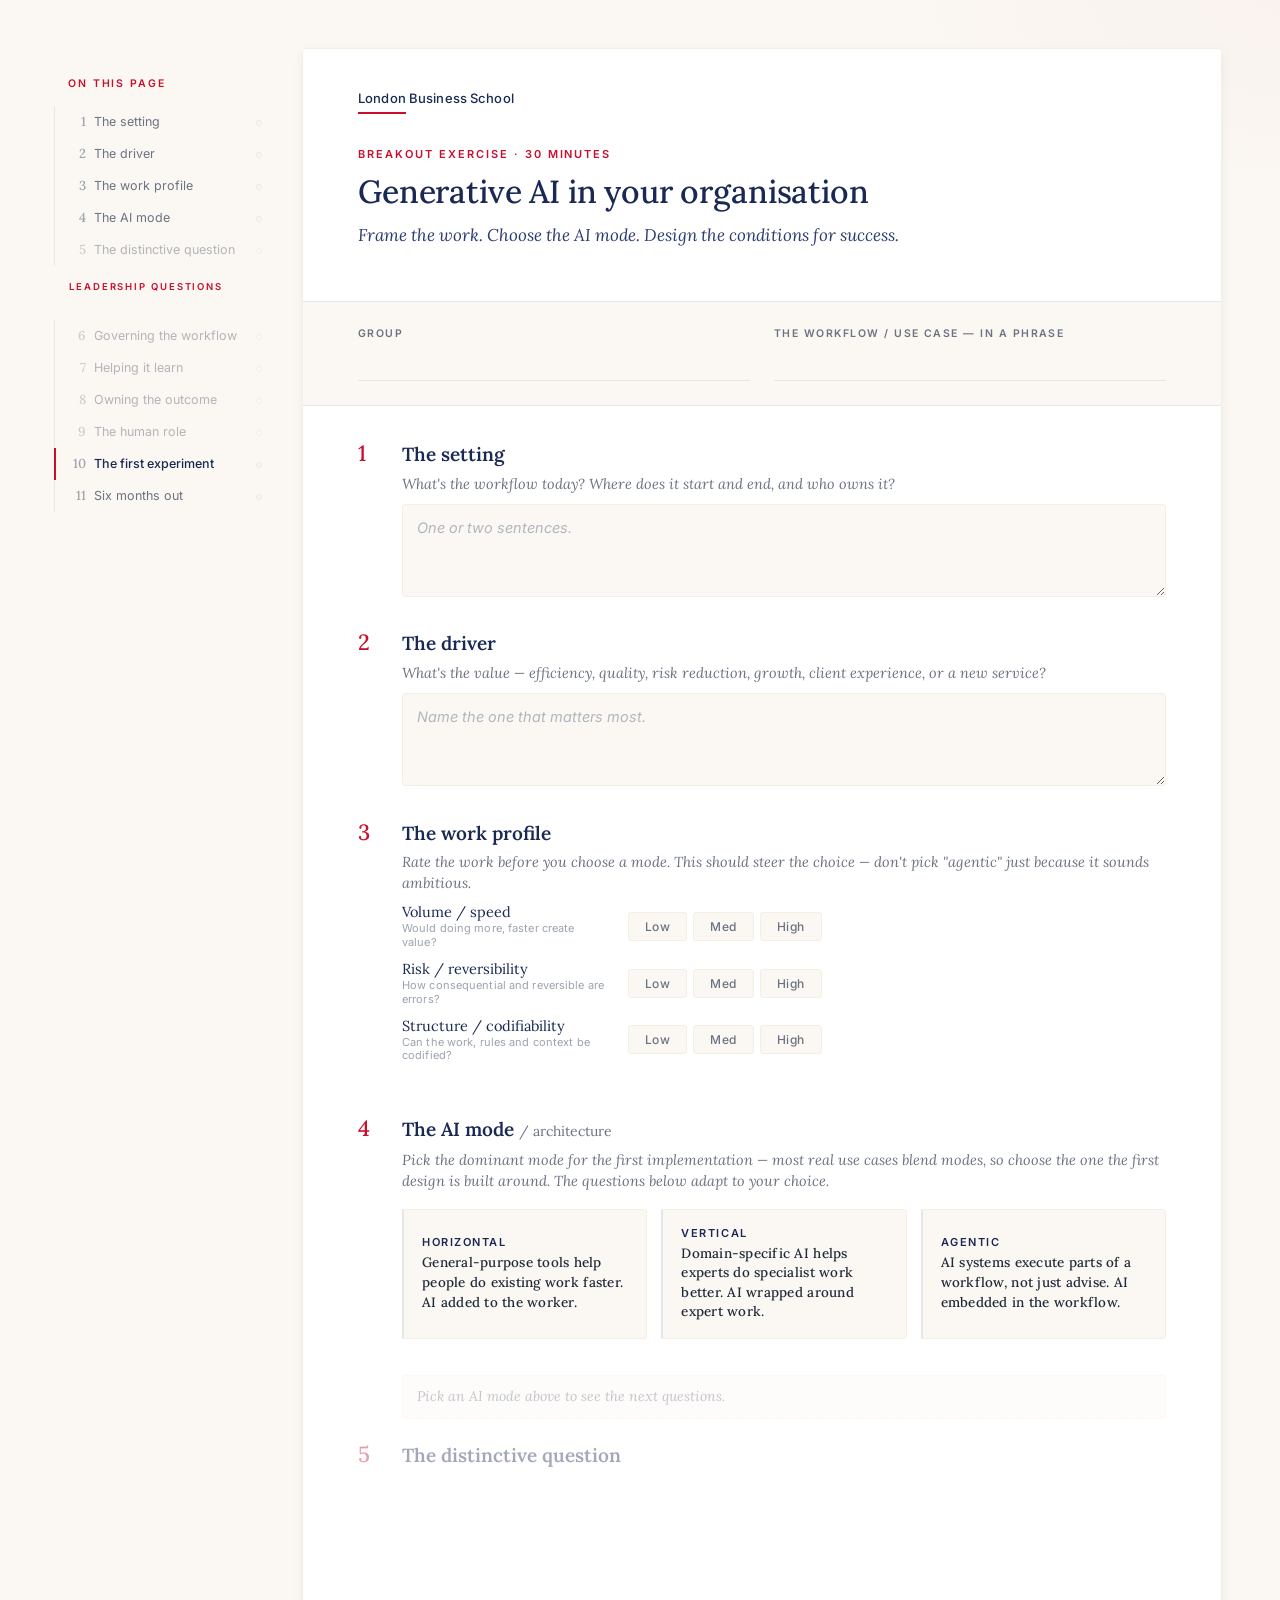
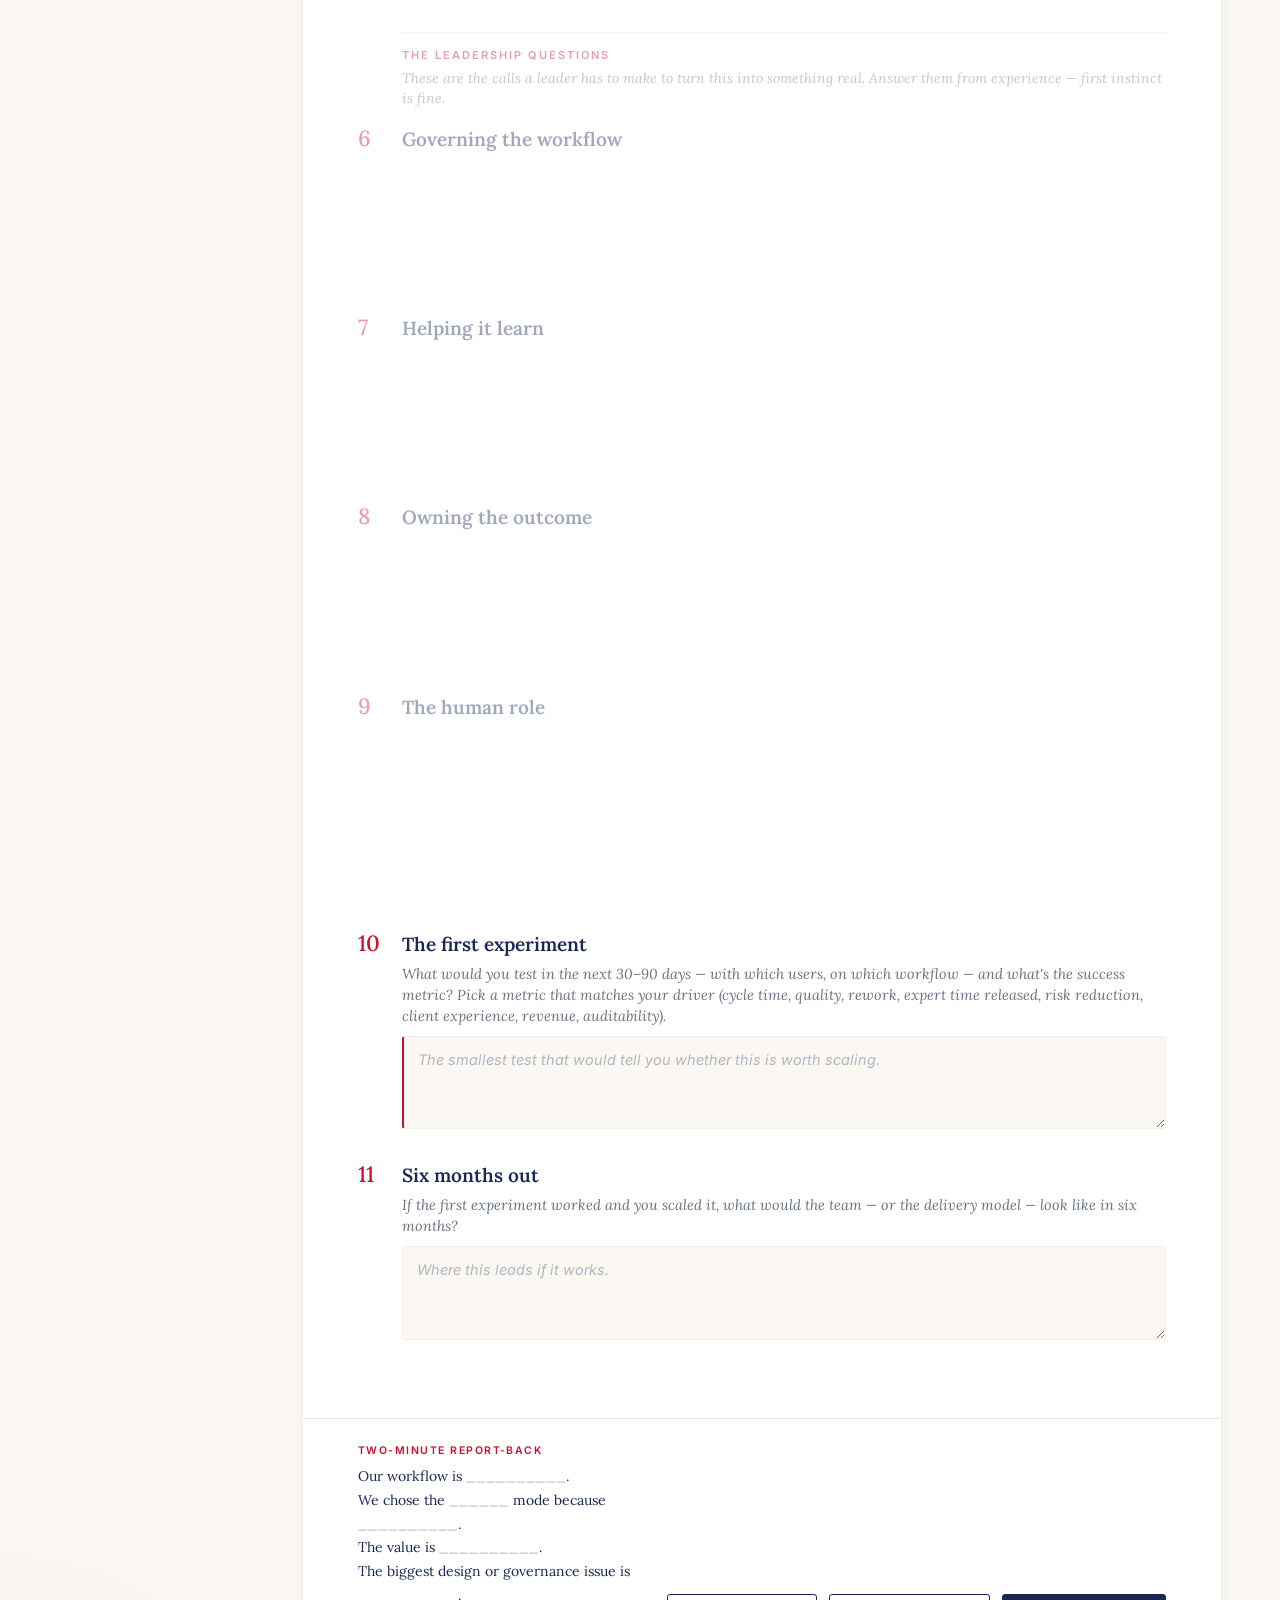
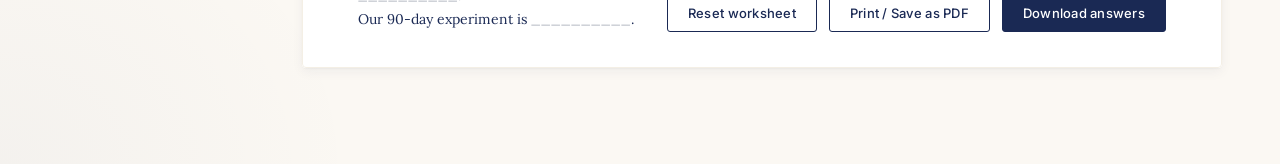
<file: Breakout_GenAI_in_your_organisation.html>
<!DOCTYPE html>
<html lang="en">
<head>
<meta charset="UTF-8" />
<meta name="viewport" content="width=device-width, initial-scale=1.0" />
<title>Generative AI in your organisation — Breakout exercise</title>
<style>
  /* ================ Typography & palette ================ */
  @import url('https://fonts.googleapis.com/css2?family=Lora:ital,wght@0,400;0,500;0,600;1,400;1,500&family=Inter:wght@400;500;600&display=swap');

  :root {
    --navy: #1A2954;
    --navy-soft: #2A3B6E;
    --red: #C8102E;
    --red-soft: #E8A0AB;
    --ink: #1F2937;
    --muted: #6B7280;
    --muted-soft: #9CA3AF;
    --rule: #E5E7EB;
    --paper: #FBF8F3;
    --paper-edge: #F4EFE5;
    --field-bg: #FFFFFF;
    --shadow-soft: 0 1px 2px rgba(26, 41, 84, 0.04), 0 4px 12px rgba(26, 41, 84, 0.05);
    --shadow-focus: 0 0 0 3px rgba(26, 41, 84, 0.12);
    --shadow-card: 0 0 0 0 rgba(200, 16, 46, 0);
    --shadow-card-active: 0 0 0 3px rgba(200, 16, 46, 0.12), 0 4px 16px rgba(200, 16, 46, 0.08);
  }

  * { box-sizing: border-box; }

  html, body {
    margin: 0;
    padding: 0;
    background: var(--paper);
    color: var(--ink);
    font-family: 'Inter', -apple-system, BlinkMacSystemFont, sans-serif;
    font-size: 15px;
    line-height: 1.55;
    -webkit-font-smoothing: antialiased;
    -moz-osx-font-smoothing: grayscale;
  }

  body {
    background:
      radial-gradient(ellipse 800px 400px at 100% 0%, rgba(200, 16, 46, 0.025), transparent 60%),
      radial-gradient(ellipse 600px 500px at 0% 100%, rgba(26, 41, 84, 0.03), transparent 60%),
      var(--paper);
    min-height: 100vh;
    padding: 48px 24px 96px;
  }

  /* ================ Layout shell — rail + page ================ */
  .shell {
    max-width: 1180px;
    margin: 0 auto;
    display: grid;
    grid-template-columns: 220px 1fr;
    gap: 32px;
    align-items: start;
  }

  /* ================ Sticky nav rail ================ */
  .rail {
    position: sticky;
    top: 48px;
    align-self: start;
    padding: 28px 0 8px 4px;
    font-family: 'Inter', sans-serif;
  }

  .rail-eyebrow {
    font-size: 10.5px;
    font-weight: 600;
    letter-spacing: 0.18em;
    text-transform: uppercase;
    color: var(--red);
    margin-bottom: 14px;
    padding-left: 14px;
  }

  .rail-list {
    list-style: none;
    margin: 0;
    padding: 0;
    border-left: 1px solid var(--rule);
  }

  .rail-list.governance-block {
    margin-top: 18px;
    border-left-color: var(--rule);
  }

  .rail-section-label {
    font-size: 9.5px;
    font-weight: 600;
    letter-spacing: 0.2em;
    text-transform: uppercase;
    color: var(--red);
    padding: 0 0 8px 14px;
    margin-top: 14px;
    border-left: 1px solid transparent;
  }

  .rail-item {
    display: flex;
    align-items: baseline;
    gap: 8px;
    padding: 7px 8px 7px 14px;
    margin-left: -1px;
    border-left: 2px solid transparent;
    cursor: pointer;
    color: var(--muted);
    font-size: 12.5px;
    line-height: 1.35;
    transition: color 0.15s ease, border-color 0.15s ease, background 0.15s ease;
    position: relative;
  }

  .rail-item:hover {
    color: var(--navy);
    background: rgba(26, 41, 84, 0.02);
  }

  .rail-item.active {
    color: var(--navy);
    border-left-color: var(--red);
    font-weight: 500;
  }

  .rail-item.complete .rail-num {
    color: var(--navy);
  }

  .rail-item.complete .rail-dot {
    background: var(--red);
    border-color: var(--red);
  }

  .rail-num {
    flex-shrink: 0;
    width: 16px;
    font-family: 'Lora', Georgia, serif;
    font-weight: 500;
    font-size: 13px;
    color: var(--muted-soft);
    text-align: right;
    transition: color 0.15s ease;
  }

  .rail-label {
    flex: 1;
    min-width: 0;
  }

  .rail-dot {
    flex-shrink: 0;
    width: 6px;
    height: 6px;
    border-radius: 50%;
    border: 1px solid var(--rule);
    background: transparent;
    margin-top: 6px;
    transition: background 0.2s ease, border-color 0.2s ease, transform 0.2s ease;
  }

  .rail-stretch {
    margin-top: 14px;
    padding-top: 14px;
    border-top: 1px dashed var(--paper-edge);
    font-style: italic;
  }

  .rail-stretch .rail-num {
    font-style: normal;
  }

  .page {
    background: var(--field-bg);
    border-radius: 4px;
    box-shadow: var(--shadow-soft);
    overflow: hidden;
    position: relative;
    width: 100%;
    max-width: 920px;
  }

  .page::before {
    content: '';
    position: absolute;
    inset: 0;
    border: 1px solid var(--paper-edge);
    border-radius: 4px;
    pointer-events: none;
  }

  /* ================ Header ================ */
  .header {
    padding: 40px 56px 28px;
    border-bottom: 1px solid var(--rule);
  }

  .brand-mark {
    font-family: 'Inter', sans-serif;
    font-size: 13px;
    font-weight: 500;
    color: var(--navy);
    letter-spacing: 0.01em;
  }

  .brand-rule {
    width: 48px;
    height: 1.5px;
    background: var(--red);
    margin: 4px 0 32px;
  }

  .eyebrow {
    font-family: 'Inter', sans-serif;
    font-size: 11px;
    font-weight: 600;
    letter-spacing: 0.18em;
    text-transform: uppercase;
    color: var(--red);
    margin-bottom: 10px;
  }

  h1 {
    font-family: 'Lora', Georgia, serif;
    font-weight: 500;
    font-size: 32px;
    line-height: 1.2;
    color: var(--navy);
    margin: 0 0 12px;
    letter-spacing: -0.005em;
  }

  .lead {
    font-family: 'Lora', Georgia, serif;
    font-style: italic;
    font-weight: 400;
    font-size: 17px;
    color: var(--navy-soft);
    margin: 0 0 24px;
    max-width: 640px;
    line-height: 1.5;
  }

  /* ================ Identity strip ================ */
  .identity {
    display: grid;
    grid-template-columns: 1fr 1fr;
    gap: 24px;
    padding: 24px 56px;
    background: var(--paper);
    border-bottom: 1px solid var(--rule);
  }

  .identity-field { display: flex; flex-direction: column; }

  .identity-field label {
    font-family: 'Inter', sans-serif;
    font-size: 10.5px;
    font-weight: 600;
    letter-spacing: 0.14em;
    text-transform: uppercase;
    color: var(--muted);
    margin-bottom: 6px;
  }

  .identity-field input {
    background: transparent;
    border: none;
    border-bottom: 1px solid var(--rule);
    padding: 6px 0;
    font-family: 'Lora', Georgia, serif;
    font-size: 16px;
    color: var(--navy);
    outline: none;
    transition: border-color 0.15s ease;
  }

  .identity-field input:focus { border-bottom-color: var(--navy); }

  /* ================ Universal fields (Q1, Q2) ================ */
  .fields-universal { padding: 36px 56px 12px; }

  .field { margin-bottom: 28px; position: relative; }

  .field-head {
    display: flex;
    align-items: baseline;
    gap: 16px;
    margin-bottom: 6px;
  }

  .field-num {
    font-family: 'Lora', Georgia, serif;
    font-weight: 500;
    font-size: 22px;
    color: var(--red);
    line-height: 1;
    flex-shrink: 0;
    width: 28px;
  }

  .field-title {
    font-family: 'Lora', Georgia, serif;
    font-weight: 600;
    font-size: 19px;
    color: var(--navy);
    line-height: 1.3;
  }

  .field-prompt {
    font-family: 'Lora', Georgia, serif;
    font-style: italic;
    font-weight: 400;
    font-size: 14.5px;
    color: var(--muted);
    margin-left: 44px;
    margin-bottom: 10px;
    line-height: 1.45;
  }

  .field-input {
    margin-left: 44px;
    width: calc(100% - 44px);
    min-height: 64px;
    padding: 12px 14px;
    background: var(--paper);
    border: 1px solid var(--paper-edge);
    border-radius: 3px;
    font-family: 'Inter', sans-serif;
    font-size: 14.5px;
    line-height: 1.55;
    color: var(--ink);
    resize: vertical;
    outline: none;
    transition: border-color 0.15s ease, box-shadow 0.15s ease, background 0.15s ease;
  }

  .field-input:hover { background: #FFFFFF; }

  .field-input:focus {
    background: #FFFFFF;
    border-color: var(--navy);
    box-shadow: var(--shadow-focus);
  }

  .field-input::placeholder { color: #B0B6C0; font-style: italic; }

  /* ================ Architecture chooser ================ */
  .architecture-section {
    padding: 12px 56px 24px;
  }

  .architecture-label {
    font-family: 'Lora', Georgia, serif;
    font-weight: 600;
    font-size: 19px;
    color: var(--navy);
    margin-bottom: 4px;
    display: flex;
    align-items: baseline;
    gap: 16px;
  }

  .architecture-label .field-num {
    color: var(--red);
    font-size: 22px;
    font-weight: 500;
    width: 28px;
  }

  .architecture-prompt {
    font-family: 'Lora', Georgia, serif;
    font-style: italic;
    font-weight: 400;
    font-size: 14.5px;
    color: var(--muted);
    margin-left: 44px;
    margin-bottom: 18px;
    line-height: 1.45;
  }

  .arch-cards {
    display: grid;
    grid-template-columns: repeat(3, 1fr);
    gap: 14px;
    margin-left: 44px;
  }

  .arch-card {
    background: var(--paper);
    border: 1px solid var(--paper-edge);
    border-left: 2px solid var(--rule);
    border-radius: 0 3px 3px 0;
    padding: 16px 18px;
    cursor: pointer;
    transition: all 0.18s ease;
    text-align: left;
    font-family: inherit;
    box-shadow: var(--shadow-card);
    position: relative;
  }

  .arch-card:hover {
    background: #FFFFFF;
    border-left-color: var(--red-soft);
    transform: translateY(-1px);
  }

  .arch-card.active {
    background: #FFFFFF;
    border-left: 2px solid var(--red);
    border-color: var(--paper-edge);
    box-shadow: var(--shadow-card-active);
  }

  .arch-card-label {
    font-family: 'Inter', sans-serif;
    font-size: 11px;
    font-weight: 600;
    letter-spacing: 0.14em;
    text-transform: uppercase;
    color: var(--navy);
    margin-bottom: 4px;
    display: flex;
    align-items: center;
    justify-content: space-between;
  }

  .arch-card-check {
    width: 14px;
    height: 14px;
    border-radius: 50%;
    background: var(--red);
    opacity: 0;
    transform: scale(0.5);
    transition: opacity 0.18s ease, transform 0.18s ease;
    display: inline-flex;
    align-items: center;
    justify-content: center;
    color: white;
    font-size: 9px;
    line-height: 1;
  }

  .arch-card.active .arch-card-check {
    opacity: 1;
    transform: scale(1);
  }

  .arch-card-text {
    font-family: 'Lora', Georgia, serif;
    font-size: 13.5px;
    color: var(--ink);
    line-height: 1.45;
  }

  /* ================ Branching fields ================ */
  .fields-branching {
    padding: 12px 56px 12px;
    transition: opacity 0.25s ease;
  }

  .fields-branching.locked {
    opacity: 0.4;
    pointer-events: none;
    user-select: none;
  }

  .locked-banner {
    margin-left: 44px;
    margin-bottom: 24px;
    padding: 10px 14px;
    background: var(--paper);
    border: 1px dashed var(--paper-edge);
    border-radius: 3px;
    font-family: 'Lora', Georgia, serif;
    font-style: italic;
    font-size: 14px;
    color: var(--muted);
    display: none;
  }

  .fields-branching.locked .locked-banner { display: block; }

  /* Hide field bodies when locked, but keep the structure visible as scaffolding */
  .fields-branching.locked .field-prompt,
  .fields-branching.locked .field-input {
    visibility: hidden;
  }

  /* Q4 — the architecture-distinctive question — slight emphasis */
  .field-distinctive .field-input {
    border-left: 2px solid var(--red);
  }

  /* Governance section header */
  .governance-header {
    margin: 8px 0 18px 44px;
    padding-top: 14px;
    border-top: 1px solid var(--rule);
    font-family: 'Inter', sans-serif;
    font-size: 11px;
    font-weight: 600;
    letter-spacing: 0.18em;
    text-transform: uppercase;
    color: var(--red);
  }

  .governance-header-sub {
    font-family: 'Lora', Georgia, serif;
    font-style: italic;
    font-weight: 400;
    font-size: 14px;
    color: var(--muted);
    text-transform: none;
    letter-spacing: normal;
    margin-top: 4px;
    line-height: 1.45;
  }

  /* Headline + helper inside a branching prompt */
  .q-lead {
    display: block;
    font-style: normal;
    font-weight: 600;
    font-size: 15px;
    color: var(--navy-soft);
    margin-bottom: 3px;
    line-height: 1.35;
  }
  .q-helper {
    display: block;
    font-style: italic;
    font-weight: 400;
    font-size: 13.5px;
    color: var(--muted);
    line-height: 1.45;
  }

  /* ================ Work-profile diagnostic (Q3) ================ */
  .profile-rows {
    margin-left: 44px;
    display: flex;
    flex-direction: column;
    gap: 10px;
  }
  .profile-row {
    display: flex;
    align-items: center;
    gap: 16px;
    flex-wrap: wrap;
  }
  .profile-row-label {
    flex: 0 0 210px;
    font-family: 'Lora', Georgia, serif;
    font-size: 14.5px;
    color: var(--navy);
    line-height: 1.25;
  }
  .profile-row-label small {
    display: block;
    font-family: 'Inter', sans-serif;
    font-size: 11px;
    font-style: normal;
    color: var(--muted-soft);
    letter-spacing: 0.01em;
    margin-top: 1px;
  }
  .profile-options { display: inline-flex; gap: 6px; }
  .profile-opt {
    font-family: 'Inter', sans-serif;
    font-size: 12px;
    font-weight: 500;
    letter-spacing: 0.04em;
    padding: 6px 16px;
    border-radius: 3px;
    border: 1px solid var(--paper-edge);
    background: var(--paper);
    color: var(--muted);
    cursor: pointer;
    transition: all 0.15s ease;
  }
  .profile-opt:hover { border-color: var(--red-soft); color: var(--navy); background: var(--paper); }
  .profile-opt.active { background: var(--navy); border-color: var(--navy); color: #FFFFFF; }
  .profile-opt.active:hover { background: var(--navy-soft); color: #FFFFFF; }

  /* Experiment field — subtle culmination accent */
  .field-experiment .field-input { border-left: 2px solid var(--red); }

  /* Debrief template in footer */
  .debrief-template {
    margin: 6px 0 0;
    padding: 0;
    list-style: none;
    font-family: 'Lora', Georgia, serif;
    font-size: 14px;
    color: var(--navy);
    line-height: 1.7;
  }
  .debrief-template li { margin: 0; }
  .debrief-template .blank { color: var(--muted-soft); font-style: italic; }

  /* Smooth transition when branching content swaps in */
  .swap-transition { transition: opacity 0.18s ease; }
  .swap-transition.swapping { opacity: 0; }

  /* ================ Stretch question ================ */
  .stretch {
    margin: 12px 56px 0;
    padding: 20px 24px;
    background: var(--paper);
    border-radius: 3px;
    border: 1px dashed var(--paper-edge);
  }

  .stretch-label {
    font-family: 'Inter', sans-serif;
    font-size: 10.5px;
    font-weight: 600;
    letter-spacing: 0.14em;
    text-transform: uppercase;
    color: var(--muted);
    margin-bottom: 8px;
  }

  .stretch-prompt {
    font-family: 'Lora', Georgia, serif;
    font-style: italic;
    font-size: 15px;
    color: var(--navy-soft);
    margin: 0 0 12px;
    line-height: 1.5;
  }

  .stretch-input {
    width: 100%;
    min-height: 56px;
    padding: 10px 12px;
    background: #FFFFFF;
    border: 1px solid var(--paper-edge);
    border-radius: 3px;
    font-family: 'Inter', sans-serif;
    font-size: 14px;
    line-height: 1.55;
    color: var(--ink);
    resize: vertical;
    outline: none;
    transition: border-color 0.15s ease, box-shadow 0.15s ease;
  }

  .stretch-input:focus {
    border-color: var(--navy);
    box-shadow: var(--shadow-focus);
  }

  /* ================ Footer ================ */
  .footer {
    margin-top: 32px;
    padding: 24px 56px 36px;
    border-top: 1px solid var(--rule);
    display: flex;
    flex-wrap: wrap;
    align-items: flex-end;
    justify-content: space-between;
    gap: 24px;
  }

  .deliverable { flex: 1; min-width: 280px; }

  .deliverable-label {
    font-family: 'Inter', sans-serif;
    font-size: 10.5px;
    font-weight: 600;
    letter-spacing: 0.14em;
    text-transform: uppercase;
    color: var(--red);
    margin-bottom: 6px;
  }

  .deliverable-text {
    font-family: 'Lora', Georgia, serif;
    font-size: 15px;
    color: var(--navy);
    line-height: 1.5;
    margin: 0;
  }

  .deliverable-text em { color: var(--navy-soft); }

  .actions { display: flex; gap: 12px; flex-wrap: wrap; }

  button {
    font-family: 'Inter', sans-serif;
    font-size: 13px;
    font-weight: 500;
    letter-spacing: 0.02em;
    padding: 10px 20px;
    border-radius: 3px;
    border: 1px solid var(--navy);
    background: var(--field-bg);
    color: var(--navy);
    cursor: pointer;
    transition: all 0.15s ease;
  }

  button:hover { background: var(--navy); color: #FFFFFF; }

  button.primary { background: var(--navy); color: #FFFFFF; }

  button.primary:hover { background: var(--navy-soft); }

  /* ================ Saved indicator ================ */
  .saved-indicator {
    position: fixed;
    bottom: 24px;
    right: 24px;
    padding: 10px 16px;
    background: var(--navy);
    color: #FFFFFF;
    border-radius: 3px;
    font-family: 'Inter', sans-serif;
    font-size: 12.5px;
    font-weight: 500;
    letter-spacing: 0.02em;
    box-shadow: 0 4px 16px rgba(26, 41, 84, 0.2);
    opacity: 0;
    transform: translateY(8px);
    transition: opacity 0.2s ease, transform 0.2s ease;
    pointer-events: none;
    z-index: 100;
  }

  .saved-indicator.visible { opacity: 1; transform: translateY(0); }

  /* ================ Print ================ */
  @media print {
    body { background: white; padding: 0; }
    .shell { display: block; max-width: none; }
    .rail { display: none; }
    .page { box-shadow: none; max-width: none; }
    .actions, .saved-indicator, .arch-card-check { display: none; }
    .field-input, .stretch-input, .identity-field input {
      border: 1px solid var(--rule) !important;
      box-shadow: none !important;
    }
    .field, .arch-cards { page-break-inside: avoid; }
    .fields-branching.locked { opacity: 1; }
    .fields-branching.locked .field-prompt,
    .fields-branching.locked .field-input { visibility: visible; }
    /* Selection survives even when print strips backgrounds */
    .profile-opt { color: var(--muted-soft) !important; border-color: var(--rule) !important; background: #fff !important; }
    .profile-opt.active {
      color: var(--navy) !important;
      font-weight: 700 !important;
      border: 2px solid var(--navy) !important;
      background: #fff !important;
    }
    .arch-card.active { border-left: 3px solid var(--navy) !important; }
    .arch-card.active .arch-card-label { font-weight: 700; }
  }

  /* ================ Responsive ================ */
  @media (max-width: 960px) {
    .shell { grid-template-columns: 1fr; gap: 0; }
    .rail { display: none; }
  }

  @media (max-width: 720px) {
    body { padding: 24px 12px 64px; }
    .header { padding: 28px 24px 20px; }
    .identity, .fields-universal, .architecture-section, .fields-branching, .footer {
      padding-left: 24px;
      padding-right: 24px;
    }
    .stretch { margin-left: 24px; margin-right: 24px; }
    .arch-cards { grid-template-columns: 1fr; gap: 8px; margin-left: 0; }
    .architecture-prompt, .locked-banner, .governance-header { margin-left: 0; }
    .identity { grid-template-columns: 1fr; }
    h1 { font-size: 26px; }
    .lead { font-size: 15px; }
    .field-prompt, .field-input { margin-left: 0; width: 100%; }
    .field-head { margin-bottom: 4px; }
  }
</style>
</head>
<body>

<div class="shell">

<!-- ============== STICKY NAV RAIL ============== -->
<aside class="rail" aria-label="Worksheet sections">
  <div class="rail-eyebrow">On this page</div>

  <ul class="rail-list" id="rail-list-top">
    <li class="rail-item" data-target="f1">
      <span class="rail-num">1</span>
      <span class="rail-label">The setting</span>
      <span class="rail-dot" aria-hidden="true"></span>
    </li>
    <li class="rail-item" data-target="f2">
      <span class="rail-num">2</span>
      <span class="rail-label">The driver</span>
      <span class="rail-dot" aria-hidden="true"></span>
    </li>
    <li class="rail-item" data-target="f3">
      <span class="rail-num">3</span>
      <span class="rail-label">The work profile</span>
      <span class="rail-dot" aria-hidden="true"></span>
    </li>
    <li class="rail-item" data-target="architecture-section" data-arch-target="true">
      <span class="rail-num">4</span>
      <span class="rail-label">The AI mode</span>
      <span class="rail-dot" aria-hidden="true"></span>
    </li>
    <li class="rail-item" data-target="q4-input" data-needs-arch="true">
      <span class="rail-num">5</span>
      <span class="rail-label" id="rail-q4-label">The distinctive question</span>
      <span class="rail-dot" aria-hidden="true"></span>
    </li>
  </ul>

  <div class="rail-section-label">Leadership questions</div>

  <ul class="rail-list governance-block" id="rail-list-gov">
    <li class="rail-item" data-target="q5-input" data-needs-arch="true">
      <span class="rail-num">6</span>
      <span class="rail-label">Governing the workflow</span>
      <span class="rail-dot" aria-hidden="true"></span>
    </li>
    <li class="rail-item" data-target="q6-input" data-needs-arch="true">
      <span class="rail-num">7</span>
      <span class="rail-label">Helping it learn</span>
      <span class="rail-dot" aria-hidden="true"></span>
    </li>
    <li class="rail-item" data-target="q7-input" data-needs-arch="true">
      <span class="rail-num">8</span>
      <span class="rail-label">Owning the outcome</span>
      <span class="rail-dot" aria-hidden="true"></span>
    </li>
    <li class="rail-item" data-target="q8-input" data-needs-arch="true">
      <span class="rail-num">9</span>
      <span class="rail-label">The human role</span>
      <span class="rail-dot" aria-hidden="true"></span>
    </li>
  </ul>

  <ul class="rail-list">
    <li class="rail-item" data-target="fexp">
      <span class="rail-num">10</span>
      <span class="rail-label">The first experiment</span>
      <span class="rail-dot" aria-hidden="true"></span>
    </li>
    <li class="rail-item" data-target="fstretch">
      <span class="rail-num">11</span>
      <span class="rail-label">Six months out</span>
      <span class="rail-dot" aria-hidden="true"></span>
    </li>
  </ul>
</aside>

<div class="page">

  <!-- ============== HEADER ============== -->
  <header class="header">
    <div class="brand-mark">London Business School</div>
    <div class="brand-rule"></div>

    <div class="eyebrow">Breakout exercise · 30 minutes</div>
    <h1>Generative AI in your organisation</h1>
    <p class="lead">Frame the work. Choose the AI mode. Design the conditions for success.</p>
  </header>

  <!-- ============== IDENTITY ============== -->
  <section class="identity">
    <div class="identity-field">
      <label for="group-name">Group</label>
      <input id="group-name" type="text" autocomplete="off" />
    </div>
    <div class="identity-field">
      <label for="application-name">The workflow / use case — in a phrase</label>
      <input id="application-name" type="text" autocomplete="off" />
    </div>
  </section>

  <!-- ============== Q1, Q2 — UNIVERSAL ============== -->
  <section class="fields-universal">

    <div class="field">
      <div class="field-head">
        <div class="field-num">1</div>
        <div class="field-title">The setting</div>
      </div>
      <div class="field-prompt">What's the workflow today? Where does it start and end, and who owns it?</div>
      <textarea class="field-input" id="f1" rows="3" placeholder="One or two sentences."></textarea>
    </div>

    <div class="field">
      <div class="field-head">
        <div class="field-num">2</div>
        <div class="field-title">The driver</div>
      </div>
      <div class="field-prompt">What's the value — efficiency, quality, risk reduction, growth, client experience, or a new service?</div>
      <textarea class="field-input" id="f2" rows="3" placeholder="Name the one that matters most."></textarea>
    </div>

    <div class="field" id="f3">
      <div class="field-head">
        <div class="field-num">3</div>
        <div class="field-title">The work profile</div>
      </div>
      <div class="field-prompt">Rate the work before you choose a mode. This should steer the choice — don't pick "agentic" just because it sounds ambitious.</div>
      <div class="profile-rows">
        <div class="profile-row" data-profile="volume">
          <div class="profile-row-label">Volume / speed<small>Would doing more, faster create value?</small></div>
          <div class="profile-options">
            <button type="button" class="profile-opt" data-value="low">Low</button>
            <button type="button" class="profile-opt" data-value="med">Med</button>
            <button type="button" class="profile-opt" data-value="high">High</button>
          </div>
        </div>
        <div class="profile-row" data-profile="risk">
          <div class="profile-row-label">Risk / reversibility<small>How consequential and reversible are errors?</small></div>
          <div class="profile-options">
            <button type="button" class="profile-opt" data-value="low">Low</button>
            <button type="button" class="profile-opt" data-value="med">Med</button>
            <button type="button" class="profile-opt" data-value="high">High</button>
          </div>
        </div>
        <div class="profile-row" data-profile="structure">
          <div class="profile-row-label">Structure / codifiability<small>Can the work, rules and context be codified?</small></div>
          <div class="profile-options">
            <button type="button" class="profile-opt" data-value="low">Low</button>
            <button type="button" class="profile-opt" data-value="med">Med</button>
            <button type="button" class="profile-opt" data-value="high">High</button>
          </div>
        </div>
      </div>
    </div>

  </section>

  <!-- ============== AI MODE CHOOSER ============== -->
  <section class="architecture-section" id="architecture-section">
    <div class="architecture-label">
      <span class="field-num">4</span>
      <span>The AI mode <span style="font-weight:400;color:var(--muted);font-size:14px;">/ architecture</span></span>
    </div>
    <div class="architecture-prompt">Pick the <em>dominant</em> mode for the first implementation — most real use cases blend modes, so choose the one the first design is built around. The questions below adapt to your choice.</div>

    <div class="arch-cards" role="radiogroup" aria-label="Architecture">
      <button type="button" class="arch-card" data-arch="horizontal" role="radio" aria-checked="false">
        <div class="arch-card-label">
          <span>Horizontal</span>
          <span class="arch-card-check">✓</span>
        </div>
        <div class="arch-card-text">General-purpose tools help people do existing work faster. AI added to the worker.</div>
      </button>
      <button type="button" class="arch-card" data-arch="vertical" role="radio" aria-checked="false">
        <div class="arch-card-label">
          <span>Vertical</span>
          <span class="arch-card-check">✓</span>
        </div>
        <div class="arch-card-text">Domain-specific AI helps experts do specialist work better. AI wrapped around expert work.</div>
      </button>
      <button type="button" class="arch-card" data-arch="agentic" role="radio" aria-checked="false">
        <div class="arch-card-label">
          <span>Agentic</span>
          <span class="arch-card-check">✓</span>
        </div>
        <div class="arch-card-text">AI systems execute parts of a workflow, not just advise. AI embedded in the workflow.</div>
      </button>
    </div>
  </section>

  <!-- ============== BRANCHING FIELDS — Q4 (distinctive) + Q5–Q8 (governance) ============== -->
  <section class="fields-branching locked" id="branching-section">

    <div class="locked-banner">Pick an AI mode above to see the next questions.</div>

    <!-- Q4 — distinctive (displayed as 5) -->
    <div class="field field-distinctive">
      <div class="field-head">
        <div class="field-num">5</div>
        <div class="field-title swap-transition" id="q4-title">The distinctive question</div>
      </div>
      <div class="field-prompt swap-transition" id="q4-prompt">&nbsp;</div>
      <textarea class="field-input" id="q4-input" rows="3" placeholder=""></textarea>
    </div>

    <!-- Governance section header -->
    <div class="governance-header">
      The leadership questions
      <div class="governance-header-sub swap-transition" id="gov-sub">These are the calls a leader has to make to turn this into something real. Answer them from experience — first instinct is fine.</div>
    </div>

    <!-- Q5 — Governing the workflow (displayed as 6) -->
    <div class="field">
      <div class="field-head">
        <div class="field-num">6</div>
        <div class="field-title swap-transition" id="q5-title">Governing the workflow</div>
      </div>
      <div class="field-prompt swap-transition" id="q5-prompt">&nbsp;</div>
      <textarea class="field-input" id="q5-input" rows="3" placeholder=""></textarea>
    </div>

    <!-- Q6 — Helping it learn (displayed as 7) -->
    <div class="field">
      <div class="field-head">
        <div class="field-num">7</div>
        <div class="field-title swap-transition" id="q6-title">Helping it learn</div>
      </div>
      <div class="field-prompt swap-transition" id="q6-prompt">&nbsp;</div>
      <textarea class="field-input" id="q6-input" rows="3" placeholder=""></textarea>
    </div>

    <!-- Q7 — Owning the outcome (displayed as 8) -->
    <div class="field">
      <div class="field-head">
        <div class="field-num">8</div>
        <div class="field-title swap-transition" id="q7-title">Owning the outcome</div>
      </div>
      <div class="field-prompt swap-transition" id="q7-prompt">&nbsp;</div>
      <textarea class="field-input" id="q7-input" rows="3" placeholder=""></textarea>
    </div>

    <!-- Q8 — Human role (displayed as 9) -->
    <div class="field">
      <div class="field-head">
        <div class="field-num">9</div>
        <div class="field-title swap-transition" id="q8-title">The human role</div>
      </div>
      <div class="field-prompt swap-transition" id="q8-prompt">&nbsp;</div>
      <textarea class="field-input" id="q8-input" rows="3" placeholder=""></textarea>
    </div>

  </section>

  <!-- ============== Q10 — FIRST EXPERIMENT (universal) ============== -->
  <section class="fields-universal">
    <div class="field field-experiment">
      <div class="field-head">
        <div class="field-num">10</div>
        <div class="field-title">The first experiment</div>
      </div>
      <div class="field-prompt">What would you test in the next 30–90 days — with which users, on which workflow — and what's the success metric? Pick a metric that matches your driver (cycle time, quality, rework, expert time released, risk reduction, client experience, revenue, auditability).</div>
      <textarea class="field-input" id="fexp" rows="3" placeholder="The smallest test that would tell you whether this is worth scaling."></textarea>
    </div>
    <div class="field">
      <div class="field-head">
        <div class="field-num">11</div>
        <div class="field-title">Six months out</div>
      </div>
      <div class="field-prompt">If the first experiment worked and you scaled it, what would the team — or the delivery model — look like in six months?</div>
      <textarea class="field-input" id="fstretch" rows="3" placeholder="Where this leads if it works."></textarea>
    </div>
  </section>

  <!-- ============== FOOTER ============== -->
  <footer class="footer">
    <div class="deliverable">
      <div class="deliverable-label">Two-minute report-back</div>
      <ul class="debrief-template">
        <li>Our workflow is <span class="blank">__________</span>.</li>
        <li>We chose the <span class="blank">______</span> mode because <span class="blank">__________</span>.</li>
        <li>The value is <span class="blank">__________</span>.</li>
        <li>The biggest design or governance issue is <span class="blank">__________</span>.</li>
        <li>Our 90-day experiment is <span class="blank">__________</span>.</li>
      </ul>
    </div>
    <div class="actions">
      <button id="btn-reset" type="button">Reset worksheet</button>
      <button id="btn-print" type="button">Print / Save as PDF</button>
      <button id="btn-download" class="primary" type="button">Download answers</button>
    </div>
  </footer>

</div>

</div><!-- /.shell -->

<div class="saved-indicator" id="saved">Saved</div>

<script>
  // =================================================================
  //  Branching content — five questions per architecture (Q4 + Q5-Q8).
  //  Q4 is the mode-distinctive question. Q5-Q8 are plain-language
  //  leadership questions that foreshadow the slide-35 roles (Governing the
  //  workflow -> workflow governor; Helping it learn -> learning-loop
  //  coordinator; Owning the outcome -> accountability architect), which are
  //  named in the teaching that follows the exercise.
  // =================================================================
  const BRANCH_CONTENT = {
    horizontal: {
      q4: {
        title: 'Complement or substitute to experience?',
        lead: '',
        helper: 'Will general-purpose AI mostly level up your less-experienced people, or amplify the advantage of your strongest experts? The answer changes who you give it to first.',
        placeholder: 'Who it helps most \u2014 and what that implies.'
      },
      q5: {
        title: 'Governing the workflow',
        lead: 'Where does AI enter the workflow?',
        helper: 'Which steps can it assist, and which must stay human judgement?',
        placeholder: 'Where it fits \u2014 and the step it never owns.'
      },
      q6: {
        title: 'Helping it learn',
        lead: 'How does good practice spread?',
        helper: 'When someone finds a prompt that works, who curates it into shared prompts, examples and house standards \u2014 instead of it staying a private trick?',
        placeholder: 'How good practice spreads, and who curates it.'
      },
      q7: {
        title: 'Owning the outcome',
        lead: 'Who owns the output?',
        helper: 'What must be verified \u2014 claims, sources \u2014 before AI-assisted work is sent? The human who sends it owns it.',
        placeholder: 'Who owns the output \u2014 and the rule that makes it stick.'
      },
      q8: {
        title: 'The human role',
        lead: 'How do you prevent over-reliance?',
        helper: 'Keep AI a sparring partner, not the first answer. Who notices when judgement is quietly eroding?',
        placeholder: 'Who guards against over-reliance.'
      }
    },
    vertical: {
      q4: {
        title: 'What kind of vertical tool?',
        lead: 'Knowledge manager, expert advisor, or copilot?',
        helper: 'Knowledge management that synthesises what the firm knows (like McKinsey Lilli), an expert advisor that does the work (like Harvey.ai in law), or a copilot inside a live workflow (like DAX for clinicians)? The type decides what must surround the model \u2014 the documents, templates, standards, prior decisions and data it needs, and whether they\u2019re ready.',
        placeholder: 'The type \u2014 and the context that type needs.'
      },
      q5: {
        title: 'Governing the workflow',
        lead: 'Where are the expert gates?',
        helper: 'Where does the tool draft, compare, check or flag \u2014 and where does the expert decide? What gate sits before anything leaves the team?',
        placeholder: 'The handoffs \u2014 and the gate before work leaves.'
      },
      q6: {
        title: 'Helping it learn',
        lead: 'Who maintains the context?',
        helper: 'The model is fixed; the context around it goes stale. Who updates documents, standards and examples, and feeds expert corrections back in? This is the context-engineering job, and it is never finished.',
        placeholder: 'Who keeps the context current, and feeds corrections back.'
      },
      q7: {
        title: 'Owning the outcome',
        lead: 'Who is accountable for the judgement?',
        helper: 'When the tool contributes to a flawed expert decision \u2014 the expert, the team that built it, or no one? What audit trail shows what it recommended and what the expert did?',
        placeholder: 'The role that carries the consequence.'
      },
      q8: {
        title: 'The human role',
        lead: 'What does the expert see?',
        helper: 'A recommendation only, or the evidence, assumptions and rationale behind it? And what can they override without a fight?',
        placeholder: 'What the expert sees, and what they can override.'
      }
    },
    agentic: {
      q4: {
        title: 'Where it acts, where it asks',
        lead: '',
        helper: 'Where should the agent act on its own, where should it only recommend, and where must a human decide? Drawing that line is the core design choice \u2014 everything downstream follows.',
        placeholder: 'The line between act, recommend, and decide.'
      },
      q5: {
        title: 'Governing the workflow',
        lead: 'Map the process end to end.',
        helper: 'What does the agent do autonomously, what stays human, what is shared? Where are the approval gates and the escalation path from agent to human?',
        placeholder: 'The redesigned loop: gates, handoffs, escalation.'
      },
      q6: {
        title: 'Helping it learn',
        lead: 'How does the loop learn?',
        helper: 'The agent won\u2019t learn from mistakes unless you make it. Who captures overrides and edge cases and feeds them back into its context, tools and rules? Otherwise you have automated last quarter\u2019s process forever.',
        placeholder: 'Who closes the loop from override to updated context.'
      },
      q7: {
        title: 'Owning the outcome',
        lead: 'Who owns wrong action?',
        helper: 'Define risk thresholds, the audit trail of inputs-actions-approvals, rollback, and escalation. Air Canada\u2019s chatbot gave bad information and the company was held liable \u2014 design this before the incident.',
        placeholder: 'Ownership, thresholds, audit trail, rollback.'
      },
      q8: {
        title: 'The human role',
        lead: 'Where does the human stay in control?',
        helper: 'When the agent runs on its own, the human shifts from doing the work to overseeing it. Who is watching, what can they see, and can they step in and stop it when something looks wrong \u2014 without waiting for sign-off?',
        placeholder: 'Who oversees it \u2014 and can they stop it.'
      }
    }
  };

  const ARCHITECTURES = ['horizontal', 'vertical', 'agentic'];
  const UNIVERSAL_FIELDS = ['group-name', 'application-name', 'f1', 'f2', 'fexp', 'fstretch'];
  const PROFILE_KEYS = ['profile-volume', 'profile-risk', 'profile-structure'];
  const BRANCH_FIELD_KEYS = ['q4', 'q5', 'q6', 'q7', 'q8'];

  const STORAGE_KEY = 'lbs-breakout-genai-v4';

  // =================================================================
  //  State — keep separate q4-q8 answers per architecture.
  // =================================================================
  const state = {
    universal: {},
    branching: {
      horizontal: { q4: '', q5: '', q6: '', q7: '', q8: '' },
      vertical:   { q4: '', q5: '', q6: '', q7: '', q8: '' },
      agentic:    { q4: '', q5: '', q6: '', q7: '', q8: '' }
    },
    architecture: null
  };

  // =================================================================
  //  Persistence
  // =================================================================
  let savedIndicatorTimer = null;
  function showSaved() {
    const ind = document.getElementById('saved');
    ind.classList.add('visible');
    clearTimeout(savedIndicatorTimer);
    savedIndicatorTimer = setTimeout(() => ind.classList.remove('visible'), 1100);
  }

  let debounceTimer = null;
  function persistDebounced() {
    clearTimeout(debounceTimer);
    debounceTimer = setTimeout(persist, 500);
  }

  function persist() {
    try {
      localStorage.setItem(STORAGE_KEY, JSON.stringify(state));
      showSaved();
    } catch (e) { /* no-op */ }
  }

  function restore() {
    try {
      const raw = localStorage.getItem(STORAGE_KEY);
      if (!raw) return;
      const parsed = JSON.parse(raw);
      if (parsed && typeof parsed === 'object') {
        if (parsed.universal) Object.assign(state.universal, parsed.universal);
        if (parsed.branching) {
          ARCHITECTURES.forEach(a => {
            if (parsed.branching[a]) {
              BRANCH_FIELD_KEYS.forEach(k => {
                state.branching[a][k] = parsed.branching[a][k] || '';
              });
            }
          });
        }
        if (parsed.architecture && ARCHITECTURES.includes(parsed.architecture)) {
          state.architecture = parsed.architecture;
        }
      }
    } catch (e) { /* no-op */ }
  }

  // =================================================================
  //  Render
  // =================================================================
  function applyUniversalToDOM() {
    UNIVERSAL_FIELDS.forEach(id => {
      const el = document.getElementById(id);
      if (el && state.universal[id] !== undefined) el.value = state.universal[id];
    });
  }

  function applyArchitectureCardsToDOM() {
    document.querySelectorAll('.arch-card').forEach(card => {
      const isActive = card.dataset.arch === state.architecture;
      card.classList.toggle('active', isActive);
      card.setAttribute('aria-checked', isActive ? 'true' : 'false');
    });
  }

  function applyBranchingToDOM() {
    const section = document.getElementById('branching-section');

    if (!state.architecture) {
      section.classList.add('locked');
      // Reset to neutral scaffolding
      const placeholders = {
        q4: 'The distinctive question',
        q5: 'Governing the workflow',
        q6: 'Helping it learn',
        q7: 'Owning the outcome',
        q8: 'The human role'
      };
      BRANCH_FIELD_KEYS.forEach(k => {
        document.getElementById(`${k}-title`).textContent = placeholders[k];
        document.getElementById(`${k}-prompt`).innerHTML = '&nbsp;';
        const input = document.getElementById(`${k}-input`);
        input.placeholder = '';
        input.value = '';
      });
      return;
    }

    section.classList.remove('locked');
    const c = BRANCH_CONTENT[state.architecture];

    BRANCH_FIELD_KEYS.forEach(k => {
      document.getElementById(`${k}-title`).textContent = c[k].title;
      const lead = c[k].lead ? `<span class="q-lead">${c[k].lead}</span>` : '';
      const helper = `<span class="q-helper">${c[k].helper}</span>`;
      document.getElementById(`${k}-prompt`).innerHTML = lead + helper;
      const input = document.getElementById(`${k}-input`);
      input.placeholder = c[k].placeholder;
      input.value = state.branching[state.architecture][k] || '';
    });
  }

  function applyProfileToDOM() {
    document.querySelectorAll('.profile-row').forEach(row => {
      const key = 'profile-' + row.dataset.profile;
      const chosen = state.universal[key];
      row.querySelectorAll('.profile-opt').forEach(opt => {
        opt.classList.toggle('active', !!chosen && opt.dataset.value === chosen);
      });
    });
  }

  function applyAllToDOM() {
    applyUniversalToDOM();
    applyProfileToDOM();
    applyArchitectureCardsToDOM();
    applyBranchingToDOM();
    updateRail();
  }

  function smoothSwapBranching() {
    const els = document.querySelectorAll('.swap-transition');
    els.forEach(el => el.classList.add('swapping'));
    setTimeout(() => {
      applyBranchingToDOM();
      updateRail();
      els.forEach(el => el.classList.remove('swapping'));
    }, 130);
  }

  // =================================================================
  //  Wiring
  // =================================================================
  UNIVERSAL_FIELDS.forEach(id => {
    const el = document.getElementById(id);
    if (!el) return;
    el.addEventListener('input', () => {
      state.universal[id] = el.value;
      persistDebounced();
      updateRail();
    });
  });

  // Work-profile diagnostic buttons
  document.querySelectorAll('.profile-row').forEach(row => {
    const key = 'profile-' + row.dataset.profile;
    row.querySelectorAll('.profile-opt').forEach(opt => {
      opt.addEventListener('click', () => {
        const val = opt.dataset.value;
        // toggle off if re-clicking the active one
        state.universal[key] = (state.universal[key] === val) ? '' : val;
        applyProfileToDOM();
        persistDebounced();
        updateRail();
      });
    });
  });

  document.querySelectorAll('.arch-card').forEach(card => {
    card.addEventListener('click', () => {
      const chosen = card.dataset.arch;
      if (chosen === state.architecture) return;
      state.architecture = chosen;
      applyArchitectureCardsToDOM();
      smoothSwapBranching();
      persist();
    });
  });

  // Branching field input handlers
  BRANCH_FIELD_KEYS.forEach(k => {
    const input = document.getElementById(`${k}-input`);
    input.addEventListener('input', (e) => {
      if (!state.architecture) return;
      state.branching[state.architecture][k] = e.target.value;
      persistDebounced();
      updateRail();
    });
  });

  // =================================================================
  //  Nav rail — completion state, click-to-scroll, scroll-spy
  // =================================================================

  // Map rail items to a "is this filled" check.
  function isFilled(target) {
    switch (target) {
      case 'f1':
      case 'f2':
      case 'fexp':
      case 'fstretch':
        return ((state.universal[target] || '').trim().length > 0);
      case 'f3':
        return PROFILE_KEYS.every(k => (state.universal[k] || '').length > 0);
      case 'architecture-section':
        return !!state.architecture;
      case 'q4-input':
      case 'q5-input':
      case 'q6-input':
      case 'q7-input':
      case 'q8-input': {
        if (!state.architecture) return false;
        const k = target.replace('-input', '');
        return ((state.branching[state.architecture][k] || '').trim().length > 0);
      }
      default:
        return false;
    }
  }

  function updateRail() {
    document.querySelectorAll('.rail-item').forEach(item => {
      const target = item.dataset.target;
      const filled = isFilled(target);
      item.classList.toggle('complete', filled);

      // Branching items are inert until architecture chosen
      if (item.dataset.needsArch === 'true' && !state.architecture) {
        item.style.opacity = '0.5';
        item.style.cursor = 'default';
      } else {
        item.style.opacity = '';
        item.style.cursor = 'pointer';
      }
    });

    // Update Q4 rail label to architecture-specific title once chosen.
    // Q5-Q8 stay as the four governance pillar names regardless.
    const q4Label = document.getElementById('rail-q4-label');
    if (q4Label) {
      if (state.architecture && BRANCH_CONTENT[state.architecture]) {
        q4Label.textContent = BRANCH_CONTENT[state.architecture].q4.title;
      } else {
        q4Label.textContent = 'The distinctive question';
      }
    }
  }

  // Click-to-scroll-and-focus
  document.querySelectorAll('.rail-item').forEach(item => {
    item.addEventListener('click', () => {
      // Don't navigate to branching questions before architecture is chosen
      if (item.dataset.needsArch === 'true' && !state.architecture) return;

      const target = item.dataset.target;
      const el = document.getElementById(target);
      if (!el) return;

      // For input targets, scroll to the field then focus the input
      const scrollTarget =
        item.dataset.archTarget === 'true'
          ? document.querySelector('.architecture-section')
          : (el.closest('.field') || el);
      scrollTarget.scrollIntoView({ behavior: 'smooth', block: 'start' });

      // After scroll, focus the input itself if it's an input/textarea
      if (el.tagName === 'INPUT' || el.tagName === 'TEXTAREA') {
        setTimeout(() => el.focus({ preventScroll: true }), 320);
      }
    });
  });

  // Scroll-spy: highlight the nearest field as active.
  // Map field IDs to rail items.
  function setupScrollSpy() {
    const observed = [
      { id: 'f1',                    target: 'f1' },
      { id: 'f2',                    target: 'f2' },
      { id: 'f3',                    target: 'f3' },
      { id: 'architecture-section',  target: 'architecture-section' },
      { id: 'q4-input',              target: 'q4-input' },
      { id: 'q5-input',              target: 'q5-input' },
      { id: 'q6-input',              target: 'q6-input' },
      { id: 'q7-input',              target: 'q7-input' },
      { id: 'q8-input',              target: 'q8-input' },
      { id: 'fexp',                  target: 'fexp' },
      { id: 'fstretch',              target: 'fstretch' }
    ];

    const railItemByTarget = {};
    document.querySelectorAll('.rail-item').forEach(item => {
      railItemByTarget[item.dataset.target] = item;
    });

    function setActive(target) {
      Object.values(railItemByTarget).forEach(it => it.classList.remove('active'));
      const it = railItemByTarget[target];
      if (it) it.classList.add('active');
    }

    // Track which entries are intersecting and pick the topmost.
    const visible = new Map();
    const observer = new IntersectionObserver((entries) => {
      entries.forEach(entry => {
        if (entry.isIntersecting) visible.set(entry.target.id, entry);
        else visible.delete(entry.target.id);
      });

      // Find the topmost visible — smallest top above 0
      if (visible.size === 0) return;
      let topEntry = null;
      visible.forEach(entry => {
        if (!topEntry || entry.boundingClientRect.top < topEntry.boundingClientRect.top) {
          topEntry = entry;
        }
      });
      const matched = observed.find(o => o.id === topEntry.target.id);
      if (matched) setActive(matched.target);
    }, {
      rootMargin: '-15% 0% -55% 0%',
      threshold: [0, 0.25, 0.5, 0.75, 1]
    });

    observed.forEach(o => {
      const el = document.getElementById(o.id);
      if (el) observer.observe(el);
    });
  }
  setupScrollSpy();

  // =================================================================
  //  Init
  // =================================================================
  restore();
  applyAllToDOM();

  // =================================================================
  //  Print
  // =================================================================
  document.getElementById('btn-print').addEventListener('click', () => window.print());

  // Reset — clear all answers (useful on shared laptops / between groups)
  document.getElementById('btn-reset').addEventListener('click', () => {
    const ok = window.confirm('Clear all answers on this worksheet? This cannot be undone.');
    if (!ok) return;
    try { localStorage.removeItem(STORAGE_KEY); } catch (e) { /* no-op */ }
    state.universal = {};
    state.architecture = null;
    ARCHITECTURES.forEach(a => {
      BRANCH_FIELD_KEYS.forEach(k => { state.branching[a][k] = ''; });
    });
    // Clear any text inputs the render pass won't blank on its own
    UNIVERSAL_FIELDS.forEach(id => {
      const el = document.getElementById(id);
      if (el) el.value = '';
    });
    applyAllToDOM();
    showSaved();
  });

  // =================================================================
  //  Download — reflects the chosen architecture and its answers.
  // =================================================================
  document.getElementById('btn-download').addEventListener('click', () => {
    const u = state.universal;
    const arch = state.architecture;
    const archLabel = arch ? arch.charAt(0).toUpperCase() + arch.slice(1) : '\u2014';
    const branch = arch ? state.branching[arch] : { q4:'', q5:'', q6:'', q7:'', q8:'' };
    const c = arch ? BRANCH_CONTENT[arch] : null;
    const archDescriptions = {
      horizontal: 'General-purpose tools help people do existing work faster \u2014 AI added to the worker.',
      vertical:   'Domain-specific AI helps experts do specialist work better \u2014 AI wrapped around expert work.',
      agentic:    'AI systems execute parts of a workflow, not just advise \u2014 AI embedded in the workflow.'
    };

    const cap = s => s ? s.charAt(0).toUpperCase() + s.slice(1) : '\u2014';
    const profileLine =
      'Volume/speed ' + cap(u['profile-volume']) +
      '  \u00b7  Risk/reversibility ' + cap(u['profile-risk']) +
      '  \u00b7  Structure/codifiability ' + cap(u['profile-structure']);

    const qBlock = (n, k) => [
      n + '. ' + c[k].title.toUpperCase() + (c[k].lead ? ' \u2014 ' + c[k].lead : ''),
      '   ' + c[k].helper,
      '   ' + ((branch[k] || '').trim() || '\u2014'),
      ''
    ];

    const lines = [
      'GENERATIVE AI IN YOUR ORGANISATION',
      'London Business School \u2014 breakout exercise',
      '',
      'Group:     ' + ((u['group-name'] || '').trim() || '\u2014'),
      'Use case:  ' + ((u['application-name'] || '').trim() || '\u2014'),
      'AI mode:   ' + archLabel,
      '',
      '\u2500'.repeat(64),
      '',
      '1. THE SETTING',
      '   ' + ((u['f1'] || '').trim() || '\u2014'),
      '',
      '2. THE DRIVER',
      '   ' + ((u['f2'] || '').trim() || '\u2014'),
      '',
      '3. THE WORK PROFILE',
      '   ' + profileLine,
      ''
    ];

    if (arch && c) {
      lines.push(
        '4. THE AI MODE',
        '   ' + archLabel + ' \u2014 ' + archDescriptions[arch],
        ''
      );
      lines.push.apply(lines, qBlock(5, 'q4'));
      lines.push(
        '\u2500'.repeat(64),
        'THE LEADERSHIP QUESTIONS',
        '\u2500'.repeat(64),
        ''
      );
      lines.push.apply(lines, qBlock(6, 'q5'));
      lines.push.apply(lines, qBlock(7, 'q6'));
      lines.push.apply(lines, qBlock(8, 'q7'));
      lines.push.apply(lines, qBlock(9, 'q8'));
    } else {
      lines.push('4. THE AI MODE', '   \u2014', '');
      lines.push('(mode not chosen \u2014 questions 5 to 9 not answered)', '');
    }

    lines.push(
      '\u2500'.repeat(64),
      '',
      '10. THE FIRST EXPERIMENT',
      '   What would you test in 30\u201390 days, with which users, on which',
      '   workflow, and what is the success metric?',
      '   ' + ((u['fexp'] || '').trim() || '\u2014'),
      '',
      '\u2500'.repeat(64),
      '',
      '11. SIX MONTHS OUT',
      '   If the first experiment worked and you scaled it, what would the',
      '   team or delivery model look like in six months?',
      '   ' + ((u['fstretch'] || '').trim() || '\u2014'),
      ''
    );

    const blob = new Blob([lines.join('\n')], { type: 'text/plain;charset=utf-8' });
    const url = URL.createObjectURL(blob);
    const a = document.createElement('a');
    const groupName = (u['group-name'] || 'Group').trim() || 'Group';
    const application = (u['application-name'] || 'Application').trim() || 'Application';
    const safeName = (groupName + ' \u2014 ' + application).replace(/[^\w\s\u2014-]/g, '').replace(/\s+/g, '_').slice(0, 80);
    a.href = url;
    a.download = (safeName || 'breakout-answers') + '.txt';
    document.body.appendChild(a);
    a.click();
    document.body.removeChild(a);
    URL.revokeObjectURL(url);
  });
</script>

</body>
</html>
</file>
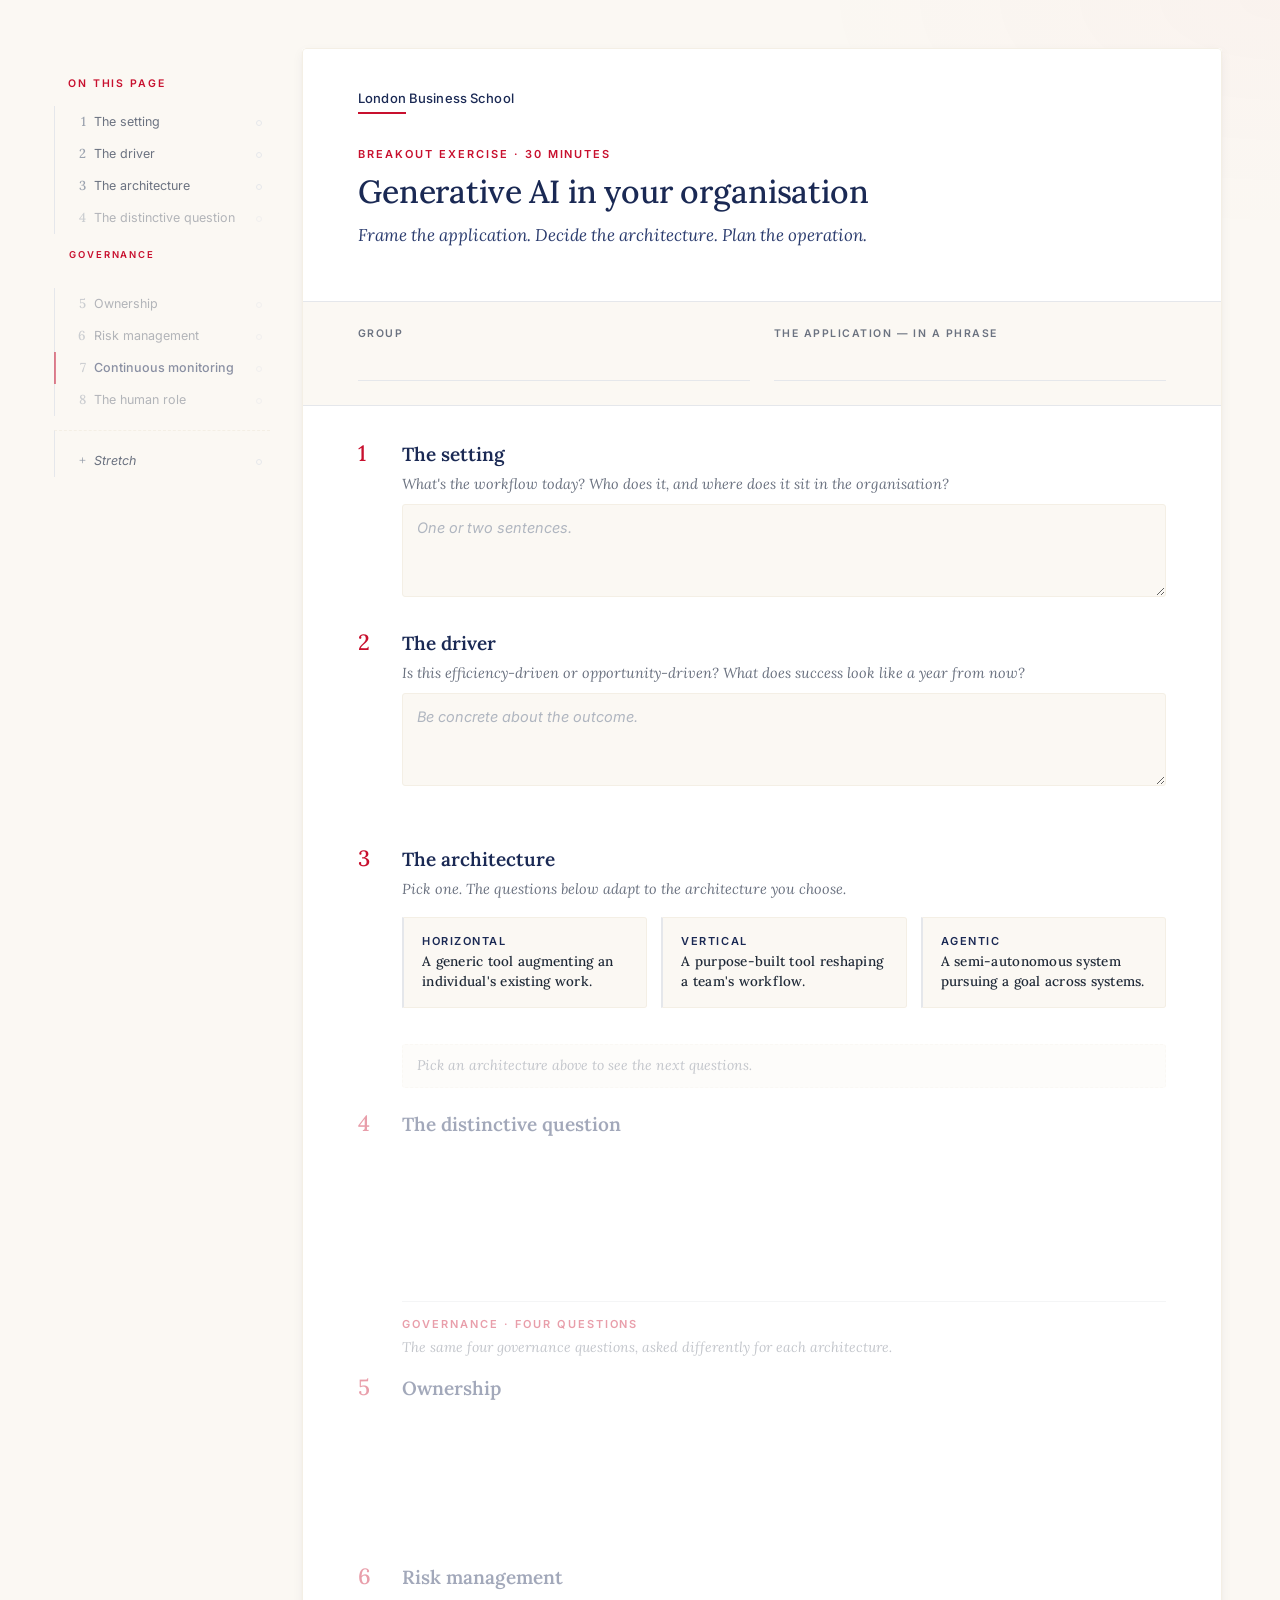
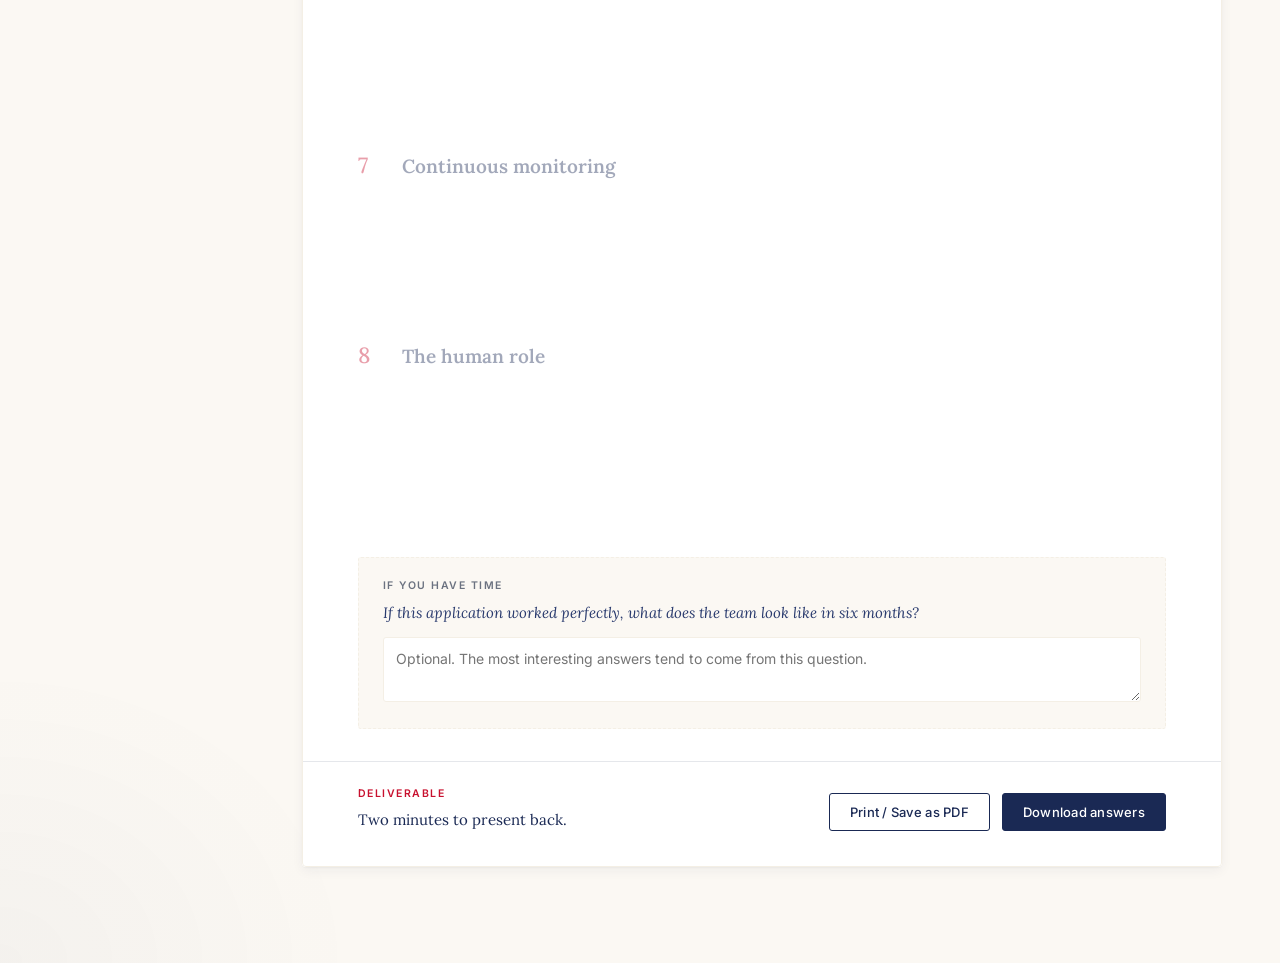
<file: Breakout_GenAI_in_your_organisation_v2.html>
<!DOCTYPE html>
<html lang="en">
<head>
<meta charset="UTF-8" />
<meta name="viewport" content="width=device-width, initial-scale=1.0" />
<title>Generative AI in your organisation — Breakout exercise</title>
<style>
  /* ================ Typography & palette ================ */
  @import url('https://fonts.googleapis.com/css2?family=Lora:ital,wght@0,400;0,500;0,600;1,400;1,500&family=Inter:wght@400;500;600&display=swap');

  :root {
    --navy: #1A2954;
    --navy-soft: #2A3B6E;
    --red: #C8102E;
    --red-soft: #E8A0AB;
    --ink: #1F2937;
    --muted: #6B7280;
    --muted-soft: #9CA3AF;
    --rule: #E5E7EB;
    --paper: #FBF8F3;
    --paper-edge: #F4EFE5;
    --field-bg: #FFFFFF;
    --shadow-soft: 0 1px 2px rgba(26, 41, 84, 0.04), 0 4px 12px rgba(26, 41, 84, 0.05);
    --shadow-focus: 0 0 0 3px rgba(26, 41, 84, 0.12);
    --shadow-card: 0 0 0 0 rgba(200, 16, 46, 0);
    --shadow-card-active: 0 0 0 3px rgba(200, 16, 46, 0.12), 0 4px 16px rgba(200, 16, 46, 0.08);
  }

  * { box-sizing: border-box; }

  html, body {
    margin: 0;
    padding: 0;
    background: var(--paper);
    color: var(--ink);
    font-family: 'Inter', -apple-system, BlinkMacSystemFont, sans-serif;
    font-size: 15px;
    line-height: 1.55;
    -webkit-font-smoothing: antialiased;
    -moz-osx-font-smoothing: grayscale;
  }

  body {
    background:
      radial-gradient(ellipse 800px 400px at 100% 0%, rgba(200, 16, 46, 0.025), transparent 60%),
      radial-gradient(ellipse 600px 500px at 0% 100%, rgba(26, 41, 84, 0.03), transparent 60%),
      var(--paper);
    min-height: 100vh;
    padding: 48px 24px 96px;
  }

  /* ================ Layout shell — rail + page ================ */
  .shell {
    max-width: 1180px;
    margin: 0 auto;
    display: grid;
    grid-template-columns: 220px 1fr;
    gap: 32px;
    align-items: start;
  }

  /* ================ Sticky nav rail ================ */
  .rail {
    position: sticky;
    top: 48px;
    align-self: start;
    padding: 28px 0 8px 4px;
    font-family: 'Inter', sans-serif;
  }

  .rail-eyebrow {
    font-size: 10.5px;
    font-weight: 600;
    letter-spacing: 0.18em;
    text-transform: uppercase;
    color: var(--red);
    margin-bottom: 14px;
    padding-left: 14px;
  }

  .rail-list {
    list-style: none;
    margin: 0;
    padding: 0;
    border-left: 1px solid var(--rule);
  }

  .rail-list.governance-block {
    margin-top: 18px;
    border-left-color: var(--rule);
  }

  .rail-section-label {
    font-size: 9.5px;
    font-weight: 600;
    letter-spacing: 0.2em;
    text-transform: uppercase;
    color: var(--red);
    padding: 0 0 8px 14px;
    margin-top: 14px;
    border-left: 1px solid transparent;
  }

  .rail-item {
    display: flex;
    align-items: baseline;
    gap: 8px;
    padding: 7px 8px 7px 14px;
    margin-left: -1px;
    border-left: 2px solid transparent;
    cursor: pointer;
    color: var(--muted);
    font-size: 12.5px;
    line-height: 1.35;
    transition: color 0.15s ease, border-color 0.15s ease, background 0.15s ease;
    position: relative;
  }

  .rail-item:hover {
    color: var(--navy);
    background: rgba(26, 41, 84, 0.02);
  }

  .rail-item.active {
    color: var(--navy);
    border-left-color: var(--red);
    font-weight: 500;
  }

  .rail-item.complete .rail-num {
    color: var(--navy);
  }

  .rail-item.complete .rail-dot {
    background: var(--red);
    border-color: var(--red);
  }

  .rail-num {
    flex-shrink: 0;
    width: 16px;
    font-family: 'Lora', Georgia, serif;
    font-weight: 500;
    font-size: 13px;
    color: var(--muted-soft);
    text-align: right;
    transition: color 0.15s ease;
  }

  .rail-label {
    flex: 1;
    min-width: 0;
  }

  .rail-dot {
    flex-shrink: 0;
    width: 6px;
    height: 6px;
    border-radius: 50%;
    border: 1px solid var(--rule);
    background: transparent;
    margin-top: 6px;
    transition: background 0.2s ease, border-color 0.2s ease, transform 0.2s ease;
  }

  .rail-stretch {
    margin-top: 14px;
    padding-top: 14px;
    border-top: 1px dashed var(--paper-edge);
    font-style: italic;
  }

  .rail-stretch .rail-num {
    font-style: normal;
  }

  .page {
    background: var(--field-bg);
    border-radius: 4px;
    box-shadow: var(--shadow-soft);
    overflow: hidden;
    position: relative;
    width: 100%;
    max-width: 920px;
  }

  .page::before {
    content: '';
    position: absolute;
    inset: 0;
    border: 1px solid var(--paper-edge);
    border-radius: 4px;
    pointer-events: none;
  }

  /* ================ Header ================ */
  .header {
    padding: 40px 56px 28px;
    border-bottom: 1px solid var(--rule);
  }

  .brand-mark {
    font-family: 'Inter', sans-serif;
    font-size: 13px;
    font-weight: 500;
    color: var(--navy);
    letter-spacing: 0.01em;
  }

  .brand-rule {
    width: 48px;
    height: 1.5px;
    background: var(--red);
    margin: 4px 0 32px;
  }

  .eyebrow {
    font-family: 'Inter', sans-serif;
    font-size: 11px;
    font-weight: 600;
    letter-spacing: 0.18em;
    text-transform: uppercase;
    color: var(--red);
    margin-bottom: 10px;
  }

  h1 {
    font-family: 'Lora', Georgia, serif;
    font-weight: 500;
    font-size: 32px;
    line-height: 1.2;
    color: var(--navy);
    margin: 0 0 12px;
    letter-spacing: -0.005em;
  }

  .lead {
    font-family: 'Lora', Georgia, serif;
    font-style: italic;
    font-weight: 400;
    font-size: 17px;
    color: var(--navy-soft);
    margin: 0 0 24px;
    max-width: 640px;
    line-height: 1.5;
  }

  /* ================ Identity strip ================ */
  .identity {
    display: grid;
    grid-template-columns: 1fr 1fr;
    gap: 24px;
    padding: 24px 56px;
    background: var(--paper);
    border-bottom: 1px solid var(--rule);
  }

  .identity-field { display: flex; flex-direction: column; }

  .identity-field label {
    font-family: 'Inter', sans-serif;
    font-size: 10.5px;
    font-weight: 600;
    letter-spacing: 0.14em;
    text-transform: uppercase;
    color: var(--muted);
    margin-bottom: 6px;
  }

  .identity-field input {
    background: transparent;
    border: none;
    border-bottom: 1px solid var(--rule);
    padding: 6px 0;
    font-family: 'Lora', Georgia, serif;
    font-size: 16px;
    color: var(--navy);
    outline: none;
    transition: border-color 0.15s ease;
  }

  .identity-field input:focus { border-bottom-color: var(--navy); }

  /* ================ Universal fields (Q1, Q2) ================ */
  .fields-universal { padding: 36px 56px 12px; }

  .field { margin-bottom: 28px; position: relative; }

  .field-head {
    display: flex;
    align-items: baseline;
    gap: 16px;
    margin-bottom: 6px;
  }

  .field-num {
    font-family: 'Lora', Georgia, serif;
    font-weight: 500;
    font-size: 22px;
    color: var(--red);
    line-height: 1;
    flex-shrink: 0;
    width: 28px;
  }

  .field-title {
    font-family: 'Lora', Georgia, serif;
    font-weight: 600;
    font-size: 19px;
    color: var(--navy);
    line-height: 1.3;
  }

  .field-prompt {
    font-family: 'Lora', Georgia, serif;
    font-style: italic;
    font-weight: 400;
    font-size: 14.5px;
    color: var(--muted);
    margin-left: 44px;
    margin-bottom: 10px;
    line-height: 1.45;
  }

  .field-input {
    margin-left: 44px;
    width: calc(100% - 44px);
    min-height: 64px;
    padding: 12px 14px;
    background: var(--paper);
    border: 1px solid var(--paper-edge);
    border-radius: 3px;
    font-family: 'Inter', sans-serif;
    font-size: 14.5px;
    line-height: 1.55;
    color: var(--ink);
    resize: vertical;
    outline: none;
    transition: border-color 0.15s ease, box-shadow 0.15s ease, background 0.15s ease;
  }

  .field-input:hover { background: #FFFFFF; }

  .field-input:focus {
    background: #FFFFFF;
    border-color: var(--navy);
    box-shadow: var(--shadow-focus);
  }

  .field-input::placeholder { color: #B0B6C0; font-style: italic; }

  /* ================ Architecture chooser ================ */
  .architecture-section {
    padding: 12px 56px 24px;
  }

  .architecture-label {
    font-family: 'Lora', Georgia, serif;
    font-weight: 600;
    font-size: 19px;
    color: var(--navy);
    margin-bottom: 4px;
    display: flex;
    align-items: baseline;
    gap: 16px;
  }

  .architecture-label .field-num {
    color: var(--red);
    font-size: 22px;
    font-weight: 500;
    width: 28px;
  }

  .architecture-prompt {
    font-family: 'Lora', Georgia, serif;
    font-style: italic;
    font-weight: 400;
    font-size: 14.5px;
    color: var(--muted);
    margin-left: 44px;
    margin-bottom: 18px;
    line-height: 1.45;
  }

  .arch-cards {
    display: grid;
    grid-template-columns: repeat(3, 1fr);
    gap: 14px;
    margin-left: 44px;
  }

  .arch-card {
    background: var(--paper);
    border: 1px solid var(--paper-edge);
    border-left: 2px solid var(--rule);
    border-radius: 0 3px 3px 0;
    padding: 16px 18px;
    cursor: pointer;
    transition: all 0.18s ease;
    text-align: left;
    font-family: inherit;
    box-shadow: var(--shadow-card);
    position: relative;
  }

  .arch-card:hover {
    background: #FFFFFF;
    border-left-color: var(--red-soft);
    transform: translateY(-1px);
  }

  .arch-card.active {
    background: #FFFFFF;
    border-left: 2px solid var(--red);
    border-color: var(--paper-edge);
    box-shadow: var(--shadow-card-active);
  }

  .arch-card-label {
    font-family: 'Inter', sans-serif;
    font-size: 11px;
    font-weight: 600;
    letter-spacing: 0.14em;
    text-transform: uppercase;
    color: var(--navy);
    margin-bottom: 4px;
    display: flex;
    align-items: center;
    justify-content: space-between;
  }

  .arch-card-check {
    width: 14px;
    height: 14px;
    border-radius: 50%;
    background: var(--red);
    opacity: 0;
    transform: scale(0.5);
    transition: opacity 0.18s ease, transform 0.18s ease;
    display: inline-flex;
    align-items: center;
    justify-content: center;
    color: white;
    font-size: 9px;
    line-height: 1;
  }

  .arch-card.active .arch-card-check {
    opacity: 1;
    transform: scale(1);
  }

  .arch-card-text {
    font-family: 'Lora', Georgia, serif;
    font-size: 13.5px;
    color: var(--ink);
    line-height: 1.45;
  }

  /* ================ Branching fields ================ */
  .fields-branching {
    padding: 12px 56px 12px;
    transition: opacity 0.25s ease;
  }

  .fields-branching.locked {
    opacity: 0.4;
    pointer-events: none;
    user-select: none;
  }

  .locked-banner {
    margin-left: 44px;
    margin-bottom: 24px;
    padding: 10px 14px;
    background: var(--paper);
    border: 1px dashed var(--paper-edge);
    border-radius: 3px;
    font-family: 'Lora', Georgia, serif;
    font-style: italic;
    font-size: 14px;
    color: var(--muted);
    display: none;
  }

  .fields-branching.locked .locked-banner { display: block; }

  /* Hide field bodies when locked, but keep the structure visible as scaffolding */
  .fields-branching.locked .field-prompt,
  .fields-branching.locked .field-input {
    visibility: hidden;
  }

  /* Q4 — the architecture-distinctive question — slight emphasis */
  .field-distinctive .field-input {
    border-left: 2px solid var(--red);
  }

  /* Governance section header */
  .governance-header {
    margin: 8px 0 18px 44px;
    padding-top: 14px;
    border-top: 1px solid var(--rule);
    font-family: 'Inter', sans-serif;
    font-size: 11px;
    font-weight: 600;
    letter-spacing: 0.18em;
    text-transform: uppercase;
    color: var(--red);
  }

  .governance-header-sub {
    font-family: 'Lora', Georgia, serif;
    font-style: italic;
    font-weight: 400;
    font-size: 14px;
    color: var(--muted);
    text-transform: none;
    letter-spacing: normal;
    margin-top: 4px;
    line-height: 1.45;
  }

  /* Smooth transition when branching content swaps in */
  .swap-transition { transition: opacity 0.18s ease; }
  .swap-transition.swapping { opacity: 0; }

  /* ================ Stretch question ================ */
  .stretch {
    margin: 12px 56px 0;
    padding: 20px 24px;
    background: var(--paper);
    border-radius: 3px;
    border: 1px dashed var(--paper-edge);
  }

  .stretch-label {
    font-family: 'Inter', sans-serif;
    font-size: 10.5px;
    font-weight: 600;
    letter-spacing: 0.14em;
    text-transform: uppercase;
    color: var(--muted);
    margin-bottom: 8px;
  }

  .stretch-prompt {
    font-family: 'Lora', Georgia, serif;
    font-style: italic;
    font-size: 15px;
    color: var(--navy-soft);
    margin: 0 0 12px;
    line-height: 1.5;
  }

  .stretch-input {
    width: 100%;
    min-height: 56px;
    padding: 10px 12px;
    background: #FFFFFF;
    border: 1px solid var(--paper-edge);
    border-radius: 3px;
    font-family: 'Inter', sans-serif;
    font-size: 14px;
    line-height: 1.55;
    color: var(--ink);
    resize: vertical;
    outline: none;
    transition: border-color 0.15s ease, box-shadow 0.15s ease;
  }

  .stretch-input:focus {
    border-color: var(--navy);
    box-shadow: var(--shadow-focus);
  }

  /* ================ Footer ================ */
  .footer {
    margin-top: 32px;
    padding: 24px 56px 36px;
    border-top: 1px solid var(--rule);
    display: flex;
    flex-wrap: wrap;
    align-items: flex-end;
    justify-content: space-between;
    gap: 24px;
  }

  .deliverable { flex: 1; min-width: 280px; }

  .deliverable-label {
    font-family: 'Inter', sans-serif;
    font-size: 10.5px;
    font-weight: 600;
    letter-spacing: 0.14em;
    text-transform: uppercase;
    color: var(--red);
    margin-bottom: 6px;
  }

  .deliverable-text {
    font-family: 'Lora', Georgia, serif;
    font-size: 15px;
    color: var(--navy);
    line-height: 1.5;
    margin: 0;
  }

  .deliverable-text em { color: var(--navy-soft); }

  .actions { display: flex; gap: 12px; flex-wrap: wrap; }

  button {
    font-family: 'Inter', sans-serif;
    font-size: 13px;
    font-weight: 500;
    letter-spacing: 0.02em;
    padding: 10px 20px;
    border-radius: 3px;
    border: 1px solid var(--navy);
    background: var(--field-bg);
    color: var(--navy);
    cursor: pointer;
    transition: all 0.15s ease;
  }

  button:hover { background: var(--navy); color: #FFFFFF; }

  button.primary { background: var(--navy); color: #FFFFFF; }

  button.primary:hover { background: var(--navy-soft); }

  /* ================ Saved indicator ================ */
  .saved-indicator {
    position: fixed;
    bottom: 24px;
    right: 24px;
    padding: 10px 16px;
    background: var(--navy);
    color: #FFFFFF;
    border-radius: 3px;
    font-family: 'Inter', sans-serif;
    font-size: 12.5px;
    font-weight: 500;
    letter-spacing: 0.02em;
    box-shadow: 0 4px 16px rgba(26, 41, 84, 0.2);
    opacity: 0;
    transform: translateY(8px);
    transition: opacity 0.2s ease, transform 0.2s ease;
    pointer-events: none;
    z-index: 100;
  }

  .saved-indicator.visible { opacity: 1; transform: translateY(0); }

  /* ================ Print ================ */
  @media print {
    body { background: white; padding: 0; }
    .shell { display: block; max-width: none; }
    .rail { display: none; }
    .page { box-shadow: none; max-width: none; }
    .actions, .saved-indicator, .arch-card-check { display: none; }
    .field-input, .stretch-input, .identity-field input {
      border: 1px solid var(--rule) !important;
      box-shadow: none !important;
    }
    .field, .arch-cards { page-break-inside: avoid; }
    .fields-branching.locked { opacity: 1; }
    .fields-branching.locked .field-prompt,
    .fields-branching.locked .field-input { visibility: visible; }
  }

  /* ================ Responsive ================ */
  @media (max-width: 960px) {
    .shell { grid-template-columns: 1fr; gap: 0; }
    .rail { display: none; }
  }

  @media (max-width: 720px) {
    body { padding: 24px 12px 64px; }
    .header { padding: 28px 24px 20px; }
    .identity, .fields-universal, .architecture-section, .fields-branching, .footer {
      padding-left: 24px;
      padding-right: 24px;
    }
    .stretch { margin-left: 24px; margin-right: 24px; }
    .arch-cards { grid-template-columns: 1fr; gap: 8px; margin-left: 0; }
    .architecture-prompt, .locked-banner, .governance-header { margin-left: 0; }
    .identity { grid-template-columns: 1fr; }
    h1 { font-size: 26px; }
    .lead { font-size: 15px; }
    .field-prompt, .field-input { margin-left: 0; width: 100%; }
    .field-head { margin-bottom: 4px; }
  }
</style>
</head>
<body>

<div class="shell">

<!-- ============== STICKY NAV RAIL ============== -->
<aside class="rail" aria-label="Worksheet sections">
  <div class="rail-eyebrow">On this page</div>

  <ul class="rail-list" id="rail-list-top">
    <li class="rail-item" data-target="f1">
      <span class="rail-num">1</span>
      <span class="rail-label">The setting</span>
      <span class="rail-dot" aria-hidden="true"></span>
    </li>
    <li class="rail-item" data-target="f2">
      <span class="rail-num">2</span>
      <span class="rail-label">The driver</span>
      <span class="rail-dot" aria-hidden="true"></span>
    </li>
    <li class="rail-item" data-target="architecture-section" data-arch-target="true">
      <span class="rail-num">3</span>
      <span class="rail-label">The architecture</span>
      <span class="rail-dot" aria-hidden="true"></span>
    </li>
    <li class="rail-item" data-target="q4-input" data-needs-arch="true">
      <span class="rail-num">4</span>
      <span class="rail-label" id="rail-q4-label">The distinctive question</span>
      <span class="rail-dot" aria-hidden="true"></span>
    </li>
  </ul>

  <div class="rail-section-label">Governance</div>

  <ul class="rail-list governance-block" id="rail-list-gov">
    <li class="rail-item" data-target="q5-input" data-needs-arch="true">
      <span class="rail-num">5</span>
      <span class="rail-label">Ownership</span>
      <span class="rail-dot" aria-hidden="true"></span>
    </li>
    <li class="rail-item" data-target="q6-input" data-needs-arch="true">
      <span class="rail-num">6</span>
      <span class="rail-label">Risk management</span>
      <span class="rail-dot" aria-hidden="true"></span>
    </li>
    <li class="rail-item" data-target="q7-input" data-needs-arch="true">
      <span class="rail-num">7</span>
      <span class="rail-label">Continuous monitoring</span>
      <span class="rail-dot" aria-hidden="true"></span>
    </li>
    <li class="rail-item" data-target="q8-input" data-needs-arch="true">
      <span class="rail-num">8</span>
      <span class="rail-label">The human role</span>
      <span class="rail-dot" aria-hidden="true"></span>
    </li>
  </ul>

  <ul class="rail-list rail-stretch">
    <li class="rail-item" data-target="fstretch">
      <span class="rail-num">+</span>
      <span class="rail-label">Stretch</span>
      <span class="rail-dot" aria-hidden="true"></span>
    </li>
  </ul>
</aside>

<div class="page">

  <!-- ============== HEADER ============== -->
  <header class="header">
    <div class="brand-mark">London Business School</div>
    <div class="brand-rule"></div>

    <div class="eyebrow">Breakout exercise · 30 minutes</div>
    <h1>Generative AI in your organisation</h1>
    <p class="lead">Frame the application. Decide the architecture. Plan the operation.</p>
  </header>

  <!-- ============== IDENTITY ============== -->
  <section class="identity">
    <div class="identity-field">
      <label for="group-name">Group</label>
      <input id="group-name" type="text" autocomplete="off" />
    </div>
    <div class="identity-field">
      <label for="application-name">The application — in a phrase</label>
      <input id="application-name" type="text" autocomplete="off" />
    </div>
  </section>

  <!-- ============== Q1, Q2 — UNIVERSAL ============== -->
  <section class="fields-universal">

    <div class="field">
      <div class="field-head">
        <div class="field-num">1</div>
        <div class="field-title">The setting</div>
      </div>
      <div class="field-prompt">What's the workflow today? Who does it, and where does it sit in the organisation?</div>
      <textarea class="field-input" id="f1" rows="3" placeholder="One or two sentences."></textarea>
    </div>

    <div class="field">
      <div class="field-head">
        <div class="field-num">2</div>
        <div class="field-title">The driver</div>
      </div>
      <div class="field-prompt">Is this efficiency-driven or opportunity-driven? What does success look like a year from now?</div>
      <textarea class="field-input" id="f2" rows="3" placeholder="Be concrete about the outcome."></textarea>
    </div>

  </section>

  <!-- ============== ARCHITECTURE CHOOSER ============== -->
  <section class="architecture-section">
    <div class="architecture-label">
      <span class="field-num">3</span>
      <span>The architecture</span>
    </div>
    <div class="architecture-prompt">Pick one. The questions below adapt to the architecture you choose.</div>

    <div class="arch-cards" role="radiogroup" aria-label="Architecture">
      <button type="button" class="arch-card" data-arch="horizontal" role="radio" aria-checked="false">
        <div class="arch-card-label">
          <span>Horizontal</span>
          <span class="arch-card-check">✓</span>
        </div>
        <div class="arch-card-text">A generic tool augmenting an individual's existing work.</div>
      </button>
      <button type="button" class="arch-card" data-arch="vertical" role="radio" aria-checked="false">
        <div class="arch-card-label">
          <span>Vertical</span>
          <span class="arch-card-check">✓</span>
        </div>
        <div class="arch-card-text">A purpose-built tool reshaping a team's workflow.</div>
      </button>
      <button type="button" class="arch-card" data-arch="agentic" role="radio" aria-checked="false">
        <div class="arch-card-label">
          <span>Agentic</span>
          <span class="arch-card-check">✓</span>
        </div>
        <div class="arch-card-text">A semi-autonomous system pursuing a goal across systems.</div>
      </button>
    </div>
  </section>

  <!-- ============== BRANCHING FIELDS — Q4 (distinctive) + Q5–Q8 (governance) ============== -->
  <section class="fields-branching locked" id="branching-section">

    <div class="locked-banner">Pick an architecture above to see the next questions.</div>

    <!-- Q4 — distinctive -->
    <div class="field field-distinctive">
      <div class="field-head">
        <div class="field-num">4</div>
        <div class="field-title swap-transition" id="q4-title">The distinctive question</div>
      </div>
      <div class="field-prompt swap-transition" id="q4-prompt">&nbsp;</div>
      <textarea class="field-input" id="q4-input" rows="3" placeholder=""></textarea>
    </div>

    <!-- Governance section header -->
    <div class="governance-header">
      Governance · four questions
      <div class="governance-header-sub swap-transition" id="gov-sub">The same four governance questions, asked differently for each architecture.</div>
    </div>

    <!-- Q5 — Ownership -->
    <div class="field">
      <div class="field-head">
        <div class="field-num">5</div>
        <div class="field-title swap-transition" id="q5-title">Ownership</div>
      </div>
      <div class="field-prompt swap-transition" id="q5-prompt">&nbsp;</div>
      <textarea class="field-input" id="q5-input" rows="3" placeholder=""></textarea>
    </div>

    <!-- Q6 — Risk management -->
    <div class="field">
      <div class="field-head">
        <div class="field-num">6</div>
        <div class="field-title swap-transition" id="q6-title">Risk management</div>
      </div>
      <div class="field-prompt swap-transition" id="q6-prompt">&nbsp;</div>
      <textarea class="field-input" id="q6-input" rows="3" placeholder=""></textarea>
    </div>

    <!-- Q7 — Continuous monitoring -->
    <div class="field">
      <div class="field-head">
        <div class="field-num">7</div>
        <div class="field-title swap-transition" id="q7-title">Continuous monitoring</div>
      </div>
      <div class="field-prompt swap-transition" id="q7-prompt">&nbsp;</div>
      <textarea class="field-input" id="q7-input" rows="3" placeholder=""></textarea>
    </div>

    <!-- Q8 — Human role -->
    <div class="field">
      <div class="field-head">
        <div class="field-num">8</div>
        <div class="field-title swap-transition" id="q8-title">The human role</div>
      </div>
      <div class="field-prompt swap-transition" id="q8-prompt">&nbsp;</div>
      <textarea class="field-input" id="q8-input" rows="3" placeholder=""></textarea>
    </div>

  </section>

  <!-- ============== STRETCH ============== -->
  <div class="stretch">
    <div class="stretch-label">If you have time</div>
    <p class="stretch-prompt">If this application worked perfectly, what does the team look like in six months?</p>
    <textarea class="stretch-input" id="fstretch" rows="2" placeholder="Optional. The most interesting answers tend to come from this question."></textarea>
  </div>

  <!-- ============== FOOTER ============== -->
  <footer class="footer">
    <div class="deliverable">
      <div class="deliverable-label">Deliverable</div>
      <p class="deliverable-text">
        Two minutes to present back.
      </p>
    </div>
    <div class="actions">
      <button id="btn-print" type="button">Print / Save as PDF</button>
      <button id="btn-download" class="primary" type="button">Download answers</button>
    </div>
  </footer>

</div>

</div><!-- /.shell -->

<div class="saved-indicator" id="saved">Saved</div>

<script>
  // =================================================================
  //  Branching content — five questions per architecture (Q4 + Q5-Q8).
  //  Q4 is the architecture-distinctive question. Q5-Q8 follow the
  //  four-pillar governance frame: Ownership / Risk / Monitoring / Human role.
  //  No specific case examples in the prompt text per user request.
  // =================================================================
  const BRANCH_CONTENT = {
    horizontal: {
      q4: {
        title: 'Adoption',
        prompt: 'Giving people access is easy. Getting them to use the tool well, consistently, is the hard part. What\u2019s the path from one to the other, and who runs it?',
        placeholder: 'The path, and who runs it.'
      },
      q5: {
        title: 'Ownership',
        prompt: 'What kind of role should own this rollout? Describe the seniority and the authority they\u2019d need \u2014 over tool selection, access policies, the literacy framework, and over business units that want to do their own thing.',
        placeholder: 'Sketch the role and the authority.'
      },
      q6: {
        title: 'Risk management',
        prompt: 'What does bad use of the tool look like in your context? Pick the failure mode you\u2019re most worried about, and say what discipline would catch it.',
        placeholder: 'Start with the failure mode.'
      },
      q7: {
        title: 'Continuous monitoring',
        prompt: 'What do you review monthly, and who reviews it?',
        placeholder: 'What gets watched, by whom, how often.'
      },
      q8: {
        title: 'The human role',
        prompt: 'Individual users will use this tool with varying skill and varying judgement. Who\u2019s responsible for noticing when someone\u2019s using it badly, and what authority do they have to step in?',
        placeholder: 'Who notices, and what they can do about it.'
      }
    },
    vertical: {
      q4: {
        title: 'The data',
        prompt: 'What proprietary data does this need to work? Where does it live, who owns it, and is it actually clean enough? Most vertical AI projects fail at the data layer.',
        placeholder: 'The data, where it lives, and whether it\u2019s ready.'
      },
      q5: {
        title: 'Ownership',
        prompt: 'Vertical AI typically has two owners \u2014 one for the build, one for the operation. Describe both roles. Then describe the role that spans them \u2014 the one carrying the consequence when the system makes a bad call.',
        placeholder: 'Three roles: build, operation, and the one that spans both.'
      },
      q6: {
        title: 'Risk management',
        prompt: 'How does this system misbehave? Pick the failure mode you\u2019re most worried about \u2014 model drift, edge cases, integration breaks, or the redesigned workflow producing knock-on effects you didn\u2019t expect \u2014 and say what discipline would catch it.',
        placeholder: 'Start with the failure mode.'
      },
      q7: {
        title: 'Continuous monitoring',
        prompt: 'What do you review monthly, and who reviews it?',
        placeholder: 'What gets watched, by whom, how often.'
      },
      q8: {
        title: 'The new human role',
        prompt: 'In the redesigned workflow, what does the human do? When the system flags a high-stakes case, what do they see, and what can they actually override?',
        placeholder: 'What the human sees, and what they can change.'
      }
    },
    agentic: {
      q4: {
        title: 'The data',
        prompt: 'What systems and data does the agent need to read to make decisions? Is the data layer ready for an autonomous system to act on it \u2014 provenance, freshness, access?',
        placeholder: 'What the agent reads, and whether it can trust it.'
      },
      q5: {
        title: 'Ownership',
        prompt: 'Someone needs the authority to override or shut down the agent mid-workflow. What seniority does that role sit at? Is it the same role that owns the build, and if not, can it stop the agent without waiting for permission?',
        placeholder: 'The role, the seniority, the authority to stop.'
      },
      q6: {
        title: 'Risk management',
        prompt: 'How does the agent misbehave? Pick the failure mode you\u2019re most worried about \u2014 wrong action, cascading errors, goal-gaming, hallucinated tool calls \u2014 and say what catches it before damage compounds.',
        placeholder: 'Start with the failure mode.'
      },
      q7: {
        title: 'Continuous monitoring',
        prompt: 'What do you review monthly, and who reviews it?',
        placeholder: 'What gets watched, by whom, how often.'
      },
      q8: {
        title: 'The human role',
        prompt: 'Either the human is in the loop, or the loop is too fast for that and the human sits on top of it. Which one is your application, and what can the human actually do?',
        placeholder: 'In the loop, or on top of it.'
      }
    }
  };

  const ARCHITECTURES = ['horizontal', 'vertical', 'agentic'];
  const UNIVERSAL_FIELDS = ['group-name', 'application-name', 'f1', 'f2', 'fstretch'];
  const BRANCH_FIELD_KEYS = ['q4', 'q5', 'q6', 'q7', 'q8'];

  const STORAGE_KEY = 'lbs-breakout-genai-v3';

  // =================================================================
  //  State — keep separate q4-q8 answers per architecture.
  // =================================================================
  const state = {
    universal: {},
    branching: {
      horizontal: { q4: '', q5: '', q6: '', q7: '', q8: '' },
      vertical:   { q4: '', q5: '', q6: '', q7: '', q8: '' },
      agentic:    { q4: '', q5: '', q6: '', q7: '', q8: '' }
    },
    architecture: null
  };

  // =================================================================
  //  Persistence
  // =================================================================
  let savedIndicatorTimer = null;
  function showSaved() {
    const ind = document.getElementById('saved');
    ind.classList.add('visible');
    clearTimeout(savedIndicatorTimer);
    savedIndicatorTimer = setTimeout(() => ind.classList.remove('visible'), 1100);
  }

  let debounceTimer = null;
  function persistDebounced() {
    clearTimeout(debounceTimer);
    debounceTimer = setTimeout(persist, 500);
  }

  function persist() {
    try {
      localStorage.setItem(STORAGE_KEY, JSON.stringify(state));
      showSaved();
    } catch (e) { /* no-op */ }
  }

  function restore() {
    try {
      const raw = localStorage.getItem(STORAGE_KEY);
      if (!raw) return;
      const parsed = JSON.parse(raw);
      if (parsed && typeof parsed === 'object') {
        if (parsed.universal) Object.assign(state.universal, parsed.universal);
        if (parsed.branching) {
          ARCHITECTURES.forEach(a => {
            if (parsed.branching[a]) {
              BRANCH_FIELD_KEYS.forEach(k => {
                state.branching[a][k] = parsed.branching[a][k] || '';
              });
            }
          });
        }
        if (parsed.architecture && ARCHITECTURES.includes(parsed.architecture)) {
          state.architecture = parsed.architecture;
        }
      }
    } catch (e) { /* no-op */ }
  }

  // =================================================================
  //  Render
  // =================================================================
  function applyUniversalToDOM() {
    UNIVERSAL_FIELDS.forEach(id => {
      const el = document.getElementById(id);
      if (el && state.universal[id] !== undefined) el.value = state.universal[id];
    });
  }

  function applyArchitectureCardsToDOM() {
    document.querySelectorAll('.arch-card').forEach(card => {
      const isActive = card.dataset.arch === state.architecture;
      card.classList.toggle('active', isActive);
      card.setAttribute('aria-checked', isActive ? 'true' : 'false');
    });
  }

  function applyBranchingToDOM() {
    const section = document.getElementById('branching-section');

    if (!state.architecture) {
      section.classList.add('locked');
      // Reset to neutral scaffolding
      const placeholders = {
        q4: 'The distinctive question',
        q5: 'Ownership',
        q6: 'Risk management',
        q7: 'Continuous monitoring',
        q8: 'The human role'
      };
      BRANCH_FIELD_KEYS.forEach(k => {
        document.getElementById(`${k}-title`).textContent = placeholders[k];
        document.getElementById(`${k}-prompt`).innerHTML = '&nbsp;';
        const input = document.getElementById(`${k}-input`);
        input.placeholder = '';
        input.value = '';
      });
      return;
    }

    section.classList.remove('locked');
    const c = BRANCH_CONTENT[state.architecture];

    BRANCH_FIELD_KEYS.forEach(k => {
      document.getElementById(`${k}-title`).textContent = c[k].title;
      document.getElementById(`${k}-prompt`).textContent = c[k].prompt;
      const input = document.getElementById(`${k}-input`);
      input.placeholder = c[k].placeholder;
      input.value = state.branching[state.architecture][k] || '';
    });
  }

  function applyAllToDOM() {
    applyUniversalToDOM();
    applyArchitectureCardsToDOM();
    applyBranchingToDOM();
    updateRail();
  }

  function smoothSwapBranching() {
    const els = document.querySelectorAll('.swap-transition');
    els.forEach(el => el.classList.add('swapping'));
    setTimeout(() => {
      applyBranchingToDOM();
      updateRail();
      els.forEach(el => el.classList.remove('swapping'));
    }, 130);
  }

  // =================================================================
  //  Wiring
  // =================================================================
  UNIVERSAL_FIELDS.forEach(id => {
    const el = document.getElementById(id);
    if (!el) return;
    el.addEventListener('input', () => {
      state.universal[id] = el.value;
      persistDebounced();
      updateRail();
    });
  });

  document.querySelectorAll('.arch-card').forEach(card => {
    card.addEventListener('click', () => {
      const chosen = card.dataset.arch;
      if (chosen === state.architecture) return;
      state.architecture = chosen;
      applyArchitectureCardsToDOM();
      smoothSwapBranching();
      persist();
    });
  });

  // Branching field input handlers
  BRANCH_FIELD_KEYS.forEach(k => {
    const input = document.getElementById(`${k}-input`);
    input.addEventListener('input', (e) => {
      if (!state.architecture) return;
      state.branching[state.architecture][k] = e.target.value;
      persistDebounced();
      updateRail();
    });
  });

  // =================================================================
  //  Nav rail — completion state, click-to-scroll, scroll-spy
  // =================================================================

  // Map rail items to a "is this filled" check.
  function isFilled(target) {
    switch (target) {
      case 'f1':
      case 'f2':
      case 'fstretch':
        return ((state.universal[target] || '').trim().length > 0);
      case 'architecture-section':
        return !!state.architecture;
      case 'q4-input':
      case 'q5-input':
      case 'q6-input':
      case 'q7-input':
      case 'q8-input': {
        if (!state.architecture) return false;
        const k = target.replace('-input', '');
        return ((state.branching[state.architecture][k] || '').trim().length > 0);
      }
      default:
        return false;
    }
  }

  function updateRail() {
    document.querySelectorAll('.rail-item').forEach(item => {
      const target = item.dataset.target;
      const filled = isFilled(target);
      item.classList.toggle('complete', filled);

      // Branching items are inert until architecture chosen
      if (item.dataset.needsArch === 'true' && !state.architecture) {
        item.style.opacity = '0.5';
        item.style.cursor = 'default';
      } else {
        item.style.opacity = '';
        item.style.cursor = 'pointer';
      }
    });

    // Update Q4 rail label to architecture-specific title once chosen.
    // Q5-Q8 stay as the four governance pillar names regardless.
    const q4Label = document.getElementById('rail-q4-label');
    if (q4Label) {
      if (state.architecture && BRANCH_CONTENT[state.architecture]) {
        q4Label.textContent = BRANCH_CONTENT[state.architecture].q4.title;
      } else {
        q4Label.textContent = 'The distinctive question';
      }
    }
  }

  // Click-to-scroll-and-focus
  document.querySelectorAll('.rail-item').forEach(item => {
    item.addEventListener('click', () => {
      // Don't navigate to branching questions before architecture is chosen
      if (item.dataset.needsArch === 'true' && !state.architecture) return;

      const target = item.dataset.target;
      const el = document.getElementById(target);
      if (!el) return;

      // For input targets, scroll to the field then focus the input
      const scrollTarget =
        item.dataset.archTarget === 'true'
          ? document.querySelector('.architecture-section')
          : (el.closest('.field') || el);
      scrollTarget.scrollIntoView({ behavior: 'smooth', block: 'start' });

      // After scroll, focus the input itself if it's an input/textarea
      if (el.tagName === 'INPUT' || el.tagName === 'TEXTAREA') {
        setTimeout(() => el.focus({ preventScroll: true }), 320);
      }
    });
  });

  // Scroll-spy: highlight the nearest field as active.
  // Map field IDs to rail items.
  function setupScrollSpy() {
    const observed = [
      { id: 'f1',                    target: 'f1' },
      { id: 'f2',                    target: 'f2' },
      { id: 'architecture-section',  target: 'architecture-section' },
      { id: 'q4-input',              target: 'q4-input' },
      { id: 'q5-input',              target: 'q5-input' },
      { id: 'q6-input',              target: 'q6-input' },
      { id: 'q7-input',              target: 'q7-input' },
      { id: 'q8-input',              target: 'q8-input' },
      { id: 'fstretch',              target: 'fstretch' }
    ];

    const railItemByTarget = {};
    document.querySelectorAll('.rail-item').forEach(item => {
      railItemByTarget[item.dataset.target] = item;
    });

    function setActive(target) {
      Object.values(railItemByTarget).forEach(it => it.classList.remove('active'));
      const it = railItemByTarget[target];
      if (it) it.classList.add('active');
    }

    // Track which entries are intersecting and pick the topmost.
    const visible = new Map();
    const observer = new IntersectionObserver((entries) => {
      entries.forEach(entry => {
        if (entry.isIntersecting) visible.set(entry.target.id, entry);
        else visible.delete(entry.target.id);
      });

      // Find the topmost visible — smallest top above 0
      if (visible.size === 0) return;
      let topEntry = null;
      visible.forEach(entry => {
        if (!topEntry || entry.boundingClientRect.top < topEntry.boundingClientRect.top) {
          topEntry = entry;
        }
      });
      const matched = observed.find(o => o.id === topEntry.target.id);
      if (matched) setActive(matched.target);
    }, {
      rootMargin: '-15% 0% -55% 0%',
      threshold: [0, 0.25, 0.5, 0.75, 1]
    });

    observed.forEach(o => {
      const el = document.getElementById(o.id);
      if (el) observer.observe(el);
    });
  }
  setupScrollSpy();

  // =================================================================
  //  Init
  // =================================================================
  restore();
  applyAllToDOM();

  // =================================================================
  //  Print
  // =================================================================
  document.getElementById('btn-print').addEventListener('click', () => window.print());

  // =================================================================
  //  Download — reflects the chosen architecture and its answers.
  // =================================================================
  document.getElementById('btn-download').addEventListener('click', () => {
    const u = state.universal;
    const arch = state.architecture;
    const archLabel = arch ? arch.charAt(0).toUpperCase() + arch.slice(1) : '\u2014';
    const branch = arch ? state.branching[arch] : { q4:'', q5:'', q6:'', q7:'', q8:'' };
    const c = arch ? BRANCH_CONTENT[arch] : null;
    const archDescriptions = {
      horizontal: 'A generic tool augmenting an individual\u2019s existing work.',
      vertical:   'A purpose-built tool reshaping a team\u2019s workflow.',
      agentic:    'A semi-autonomous system pursuing a goal across systems.'
    };

    const lines = [
      'GENERATIVE AI IN YOUR ORGANISATION',
      'London Business School \u2014 breakout exercise',
      '',
      'Group:        ' + ((u['group-name'] || '').trim() || '\u2014'),
      'Application:  ' + ((u['application-name'] || '').trim() || '\u2014'),
      'Architecture: ' + archLabel,
      '',
      '\u2500'.repeat(64),
      '',
      '1. THE SETTING',
      '   ' + ((u['f1'] || '').trim() || '\u2014'),
      '',
      '2. THE DRIVER',
      '   ' + ((u['f2'] || '').trim() || '\u2014'),
      ''
    ];

    if (arch && c) {
      lines.push(
        '3. THE ARCHITECTURE',
        '   ' + archLabel + ' \u2014 ' + archDescriptions[arch],
        '',
        '4. ' + c.q4.title.toUpperCase(),
        '   ' + c.q4.prompt,
        '   ' + ((branch.q4 || '').trim() || '\u2014'),
        '',
        '\u2500'.repeat(64),
        'GOVERNANCE \u2014 four pillars',
        '\u2500'.repeat(64),
        '',
        '5. ' + c.q5.title.toUpperCase() + ' (ownership)',
        '   ' + c.q5.prompt,
        '   ' + ((branch.q5 || '').trim() || '\u2014'),
        '',
        '6. ' + c.q6.title.toUpperCase() + ' (risk management)',
        '   ' + c.q6.prompt,
        '   ' + ((branch.q6 || '').trim() || '\u2014'),
        '',
        '7. ' + c.q7.title.toUpperCase() + ' (continuous monitoring)',
        '   ' + c.q7.prompt,
        '   ' + ((branch.q7 || '').trim() || '\u2014'),
        '',
        '8. ' + c.q8.title.toUpperCase() + ' (human role)',
        '   ' + c.q8.prompt,
        '   ' + ((branch.q8 || '').trim() || '\u2014'),
        ''
      );
    } else {
      lines.push('3. THE ARCHITECTURE', '   \u2014', '');
      lines.push('(architecture not chosen \u2014 questions 4 to 8 not answered)', '');
    }

    lines.push(
      '\u2500'.repeat(64),
      '',
      'STRETCH QUESTION',
      '   If this application worked perfectly, what does the team look like',
      '   in six months?',
      '   ' + ((u['fstretch'] || '').trim() || '\u2014'),
      ''
    );

    const blob = new Blob([lines.join('\n')], { type: 'text/plain;charset=utf-8' });
    const url = URL.createObjectURL(blob);
    const a = document.createElement('a');
    const groupName = (u['group-name'] || 'Group').trim() || 'Group';
    const application = (u['application-name'] || 'Application').trim() || 'Application';
    const safeName = (groupName + ' \u2014 ' + application).replace(/[^\w\s\u2014-]/g, '').replace(/\s+/g, '_').slice(0, 80);
    a.href = url;
    a.download = (safeName || 'breakout-answers') + '.txt';
    document.body.appendChild(a);
    a.click();
    document.body.removeChild(a);
    URL.revokeObjectURL(url);
  });
</script>

</body>
</html>
</file>
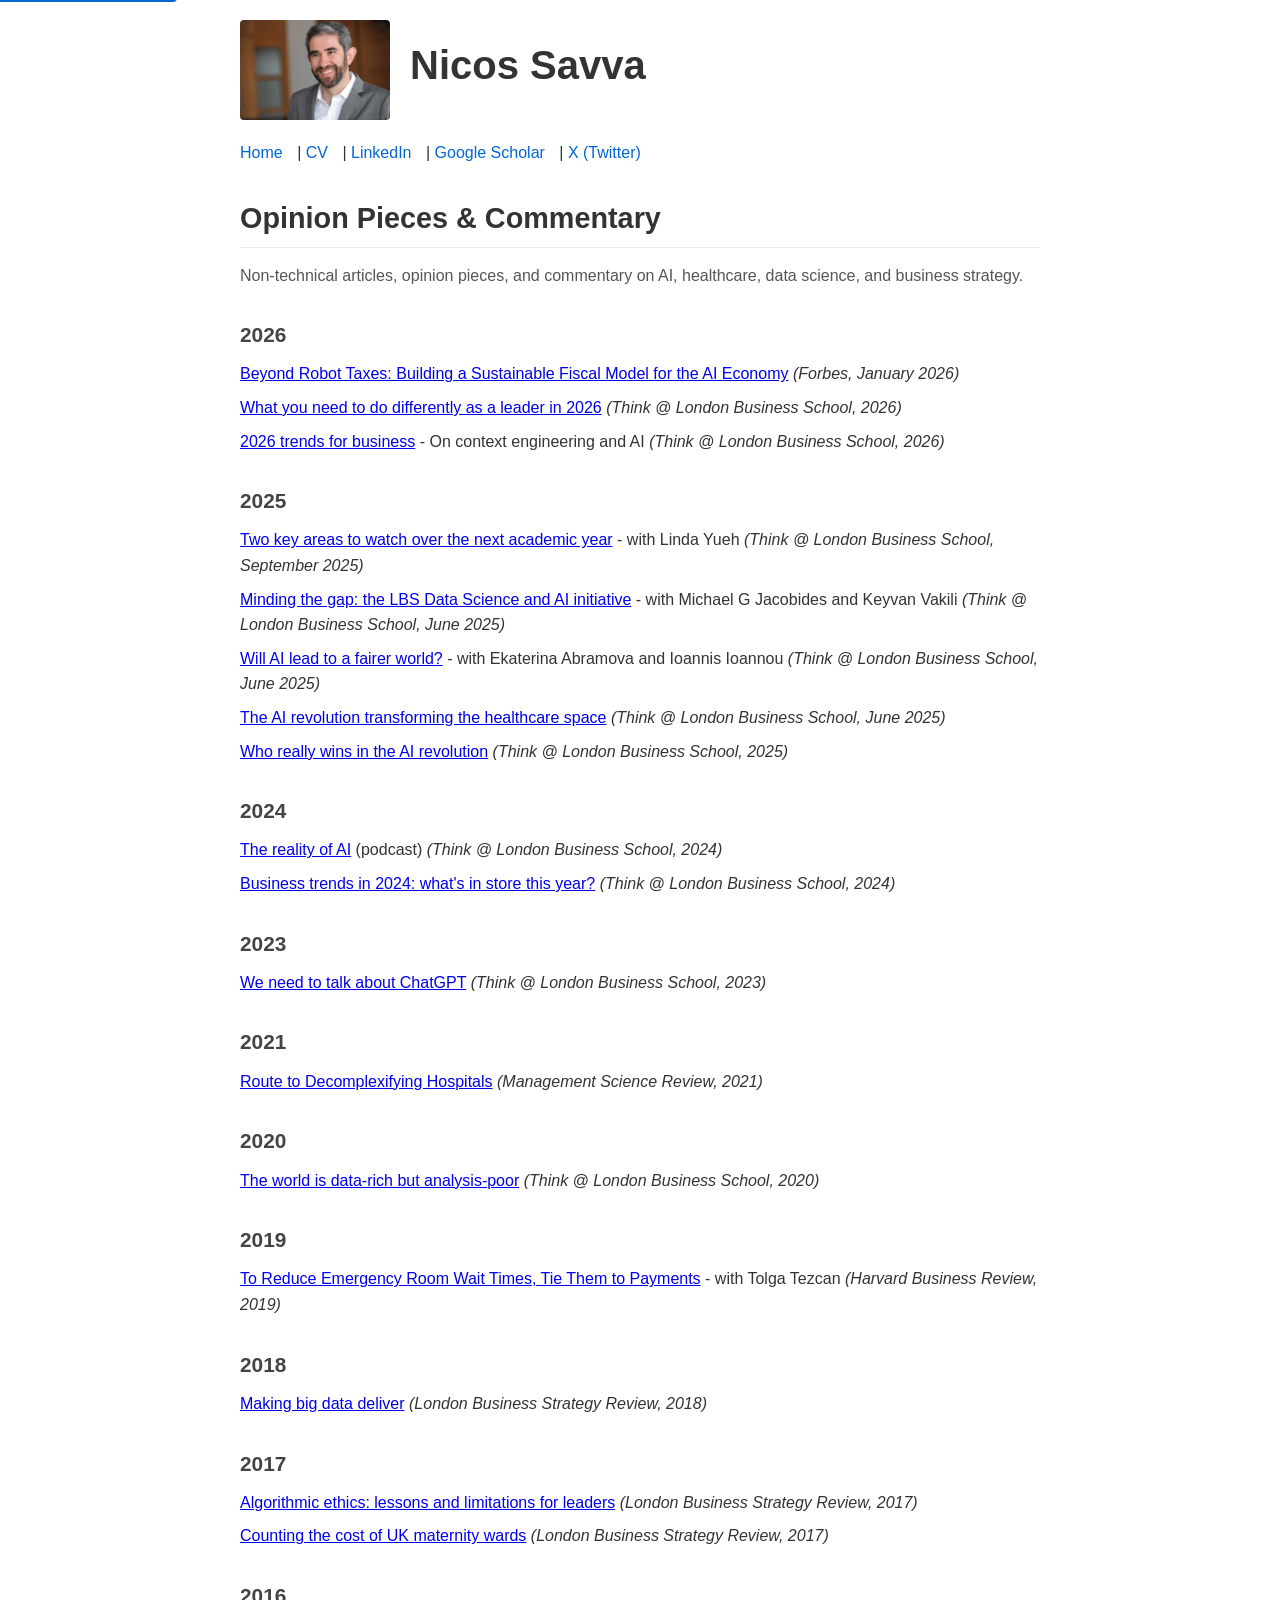
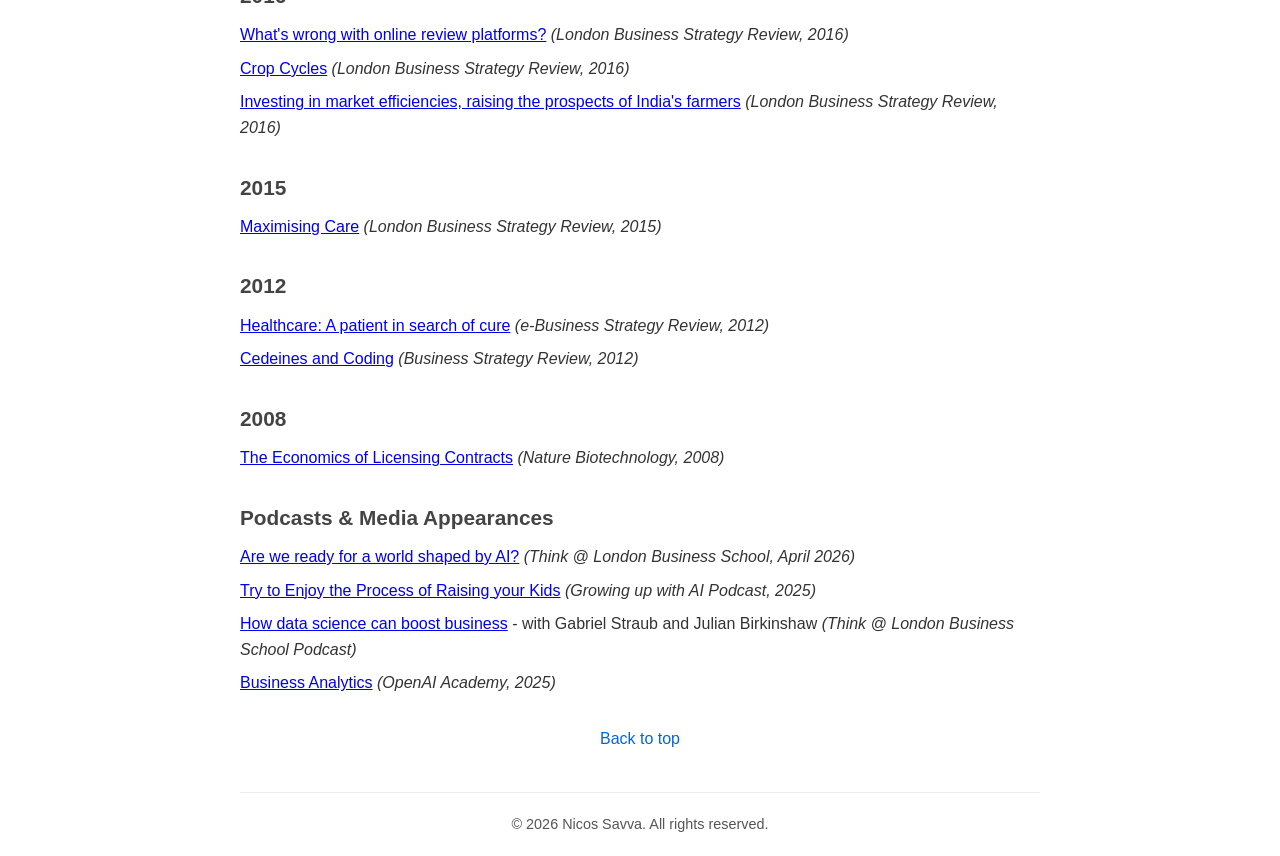
<file: opinion-pieces.html>
<!DOCTYPE html>
<html lang="en">
<head>
    <meta charset="UTF-8">
    <meta name="viewport" content="width=device-width, initial-scale=1.0">
    <title>Opinion Pieces & Commentary - Nicos Savva</title>

    <!-- SEO Meta Tags -->
    <meta name="description" content="Opinion pieces, articles, and commentary by Nicos Savva on AI, healthcare, data science, and business strategy.">
    <meta name="keywords" content="Nicos Savva, AI, Healthcare, Data Science, Opinion, Forbes, Harvard Business Review, London Business School">
    <meta name="author" content="Nicos Savva">

    <!-- Open Graph -->
    <meta property="og:title" content="Opinion Pieces & Commentary - Nicos Savva">
    <meta property="og:description" content="Articles and commentary on AI, healthcare, data science, and business strategy.">
    <meta property="og:image" content="https://prof-savva.github.io/DSC_5800.jpg">
    <meta property="og:url" content="https://prof-savva.github.io/opinion-pieces.html">
    <meta property="og:type" content="website">

    <!-- Twitter Card -->
    <meta name="twitter:card" content="summary">
    <meta name="twitter:site" content="@nicos_savva">

    <!-- Favicon -->
    <link rel="icon" type="image/jpeg" href="DSC_5800.jpg">

    <link rel="stylesheet" href="styles.css">
</head>
<body>
    <a href="#main-content" class="skip-link">Skip to main content</a>

    <header>
        <img src="DSC_5800.jpg" alt="Portrait of Professor Nicos Savva" loading="lazy">
        <h1>Nicos Savva</h1>
    </header>

    <nav class="links" aria-label="Site navigation">
        <a href="index.html">Home</a> |
        <a href="SavvaCV.pdf">CV</a> |
        <a href="https://www.linkedin.com/in/prof-nicos-savva">LinkedIn</a> |
        <a href="https://scholar.google.co.uk/citations?hl=en&user=GYhdqpsAAAAJ">Google Scholar</a> |
        <a href="https://twitter.com/nicos_savva">X (Twitter)</a>
    </nav>

<main id="main-content">

<section class="section">
    <h2>Opinion Pieces & Commentary</h2>
    <p class="section-intro">Non-technical articles, opinion pieces, and commentary on AI, healthcare, data science, and business strategy.</p>
</section>

<!-- 2026 -->
<section class="section">
    <h3>2026</h3>
    <ul class="publication-list">
        <li>
            <a href="https://www.forbes.com/sites/lbsbusinessstrategyreview/2026/01/16/beyond-robot-taxes-building-a-sustainable-fiscal-model-for-the-ai-economy/">Beyond Robot Taxes: Building a Sustainable Fiscal Model for the AI Economy</a>
            <em>(Forbes, January 2026)</em>
        </li>
        <li>
            <a href="https://www.london.edu/think/what-you-need-to-do-differently-as-a-leader-in-2026">What you need to do differently as a leader in 2026</a>
            <em>(Think @ London Business School, 2026)</em>
        </li>
        <li>
            <a href="https://www.london.edu/think/2026-trends-for-business">2026 trends for business</a> - On context engineering and AI
            <em>(Think @ London Business School, 2026)</em>
        </li>
    </ul>
</section>

<!-- 2025 -->
<section class="section">
    <h3>2025</h3>
    <ul class="publication-list">
        <li>
            <a href="https://www.london.edu/think/two-key-areas-next-academic-year">Two key areas to watch over the next academic year</a> - with Linda Yueh
            <em>(Think @ London Business School, September 2025)</em>
        </li>
        <li>
            <a href="https://www.london.edu/think/minding-the-gap-the-lbs-institute-for-data-science-and-ai">Minding the gap: the LBS Data Science and AI initiative</a> - with Michael G Jacobides and Keyvan Vakili
            <em>(Think @ London Business School, June 2025)</em>
        </li>
        <li>
            <a href="https://www.london.edu/think/will-ai-lead-to-a-fairer-world">Will AI lead to a fairer world?</a> - with Ekaterina Abramova and Ioannis Ioannou
            <em>(Think @ London Business School, June 2025)</em>
        </li>
        <li>
            <a href="https://www.london.edu/think/the-ai-revolution-transforming-the-healthcare-space">The AI revolution transforming the healthcare space</a>
            <em>(Think @ London Business School, June 2025)</em>
        </li>
        <li>
            <a href="https://www.london.edu/think/who-really-wins-in-the-ai-revolution">Who really wins in the AI revolution</a>
            <em>(Think @ London Business School, 2025)</em>
        </li>
    </ul>
</section>

<!-- 2024 -->
<section class="section">
    <h3>2024</h3>
    <ul class="publication-list">
        <li>
            <a href="https://www.london.edu/think/the-reality-of-ai">The reality of AI</a> (podcast)
            <em>(Think @ London Business School, 2024)</em>
        </li>
        <li>
            <a href="https://www.london.edu/think/business-trends-in-2024-what-is-in-store-this-year">Business trends in 2024: what's in store this year?</a>
            <em>(Think @ London Business School, 2024)</em>
        </li>
    </ul>
</section>

<!-- 2023 -->
<section class="section">
    <h3>2023</h3>
    <ul class="publication-list">
        <li>
            <a href="https://www.london.edu/think/we-need-to-talk-about-chatgpt">We need to talk about ChatGPT</a>
            <em>(Think @ London Business School, 2023)</em>
        </li>
    </ul>
</section>

<!-- 2021 -->
<section class="section">
    <h3>2021</h3>
    <ul class="publication-list">
        <li>
            <a href="https://www.informs.org/Blogs/ManSci-Blogs/Management-Science-Review/A-Route-to-Decomplexifying-Hospitals">Route to Decomplexifying Hospitals</a>
            <em>(Management Science Review, 2021)</em>
        </li>
    </ul>
</section>

<!-- 2020 -->
<section class="section">
    <h3>2020</h3>
    <ul class="publication-list">
        <li>
            <a href="https://www.london.edu/think/the-world-is-data-rich-but-analysis-poor">The world is data-rich but analysis-poor</a>
            <em>(Think @ London Business School, 2020)</em>
        </li>
    </ul>
</section>

<!-- 2019 -->
<section class="section">
    <h3>2019</h3>
    <ul class="publication-list">
        <li>
            <a href="https://hbr.org/2019/02/to-reduce-emergency-room-wait-times-tie-them-to-payments">To Reduce Emergency Room Wait Times, Tie Them to Payments</a> - with Tolga Tezcan
            <em>(Harvard Business Review, 2019)</em>
        </li>
    </ul>
</section>

<!-- 2018 -->
<section class="section">
    <h3>2018</h3>
    <ul class="publication-list">
        <li>
            <a href="https://www.london.edu/faculty-and-research/lbsr/making-big-data-deliver">Making big data deliver</a>
            <em>(London Business Strategy Review, 2018)</em>
        </li>
    </ul>
</section>

<!-- 2017 -->
<section class="section">
    <h3>2017</h3>
    <ul class="publication-list">
        <li>
            <a href="https://www.london.edu/faculty-and-research/lbsr/algorithmic-ethics-lessons-and-limitations-for-business-leaders">Algorithmic ethics: lessons and limitations for leaders</a>
            <em>(London Business Strategy Review, 2017)</em>
        </li>
        <li>
            <a href="https://www.london.edu/faculty-and-research/lbsr/diie-counting-the-cost-of-uk-maternity-wards">Counting the cost of UK maternity wards</a>
            <em>(London Business Strategy Review, 2017)</em>
        </li>
    </ul>
</section>

<!-- 2016 -->
<section class="section">
    <h3>2016</h3>
    <ul class="publication-list">
        <li>
            <a href="https://www.london.edu/faculty-and-research/lbsr/whats-wrong-with-online-review-platforms">What's wrong with online review platforms?</a>
            <em>(London Business Strategy Review, 2016)</em>
        </li>
        <li>
            <a href="Ramdas-2016-London_Business_School_Review.pdf">Crop Cycles</a>
            <em>(London Business Strategy Review, 2016)</em>
        </li>
        <li>
            <a href="https://www.london.edu/faculty-and-research/lbsr/diie-helping-indias-agricultural-markets">Investing in market efficiencies, raising the prospects of India's farmers</a>
            <em>(London Business Strategy Review, 2016)</em>
        </li>
    </ul>
</section>

<!-- 2015 -->
<section class="section">
    <h3>2015</h3>
    <ul class="publication-list">
        <li>
            <a href="LBSR_WIN_Max_Care.pdf">Maximising Care</a>
            <em>(London Business Strategy Review, 2015)</em>
        </li>
    </ul>
</section>

<!-- 2012 -->
<section class="section">
    <h3>2012</h3>
    <ul class="publication-list">
        <li>
            <a href="https://www.london.edu/faculty-and-research/lbsr/healthcare-a-patient-in-search-of-cure">Healthcare: A patient in search of cure</a>
            <em>(e-Business Strategy Review, 2012)</em>
        </li>
        <li>
            <a href="CodelinesAndCoding.pdf">Cedeines and Coding</a>
            <em>(Business Strategy Review, 2012)</em>
        </li>
    </ul>
</section>

<!-- 2008 -->
<section class="section">
    <h3>2008</h3>
    <ul class="publication-list">
        <li>
            <a href="http://www.nature.com/bioent/2008/080701/full/bioe.2008.7.html">The Economics of Licensing Contracts</a>
            <em>(Nature Biotechnology, 2008)</em>
        </li>
    </ul>
</section>

<!-- Podcasts & Media -->
<section class="section">
    <h3>Podcasts & Media Appearances</h3>
    <ul class="publication-list">
        <li>
            <a href="https://www.london.edu/think/world-shaped-by-ai">Are we ready for a world shaped by AI?</a>
            <em>(Think @ London Business School, April 2026)</em>
        </li>
        <li>
            <a href="https://open.spotify.com/episode/6GjoZsvP7nrg7CUSsrYOtq">Try to Enjoy the Process of Raising your Kids</a>
            <em>(Growing up with AI Podcast, 2025)</em>
        </li>
        <li>
            <a href="https://soundcloud.com/londonbusinessschool/how-data-science-can-boost-business-by-nicos-savva-gabriel-straub-and-julian-birkinshaw">How data science can boost business</a> - with Gabriel Straub and Julian Birkinshaw
            <em>(Think @ London Business School Podcast)</em>
        </li>
        <li>
            <a href="https://academy.openai.com/public/videos/nicos-savva-business-analytics-2025-08-20">Business Analytics</a>
            <em>(OpenAI Academy, 2025)</em>
        </li>
    </ul>
</section>

</main>

<a href="#" class="back-to-top" aria-label="Back to top">Back to top</a>

<footer>
    <p>&copy; 2026 Nicos Savva. All rights reserved.</p>
</footer>

</body>
</html>
</file>
<file: styles.css>
/* Reset default styles */
body, h1, h2, h3, p, ul, li {
    margin: 0;
    padding: 0;
}

/* Smooth scrolling */
html {
    scroll-behavior: smooth;
}

body {
    font-family: Arial, sans-serif;
    line-height: 1.6;
    color: #333;
    max-width: 800px;
    margin: 0 auto;
    padding: 20px;
}

/* Skip link for accessibility */
.skip-link {
    position: absolute;
    top: -40px;
    left: 0;
    background: #0366d6;
    color: #fff;
    padding: 8px 16px;
    text-decoration: none;
    z-index: 100;
    border-radius: 0 0 4px 0;
}

.skip-link:focus {
    top: 0;
}

header {
    display: flex;
    align-items: center;
    margin-bottom: 20px;
}

header img {
    width: 150px;
    height: auto;
    margin-right: 20px;
    border-radius: 4px;
}

h1 {
    font-size: 2.5em;
    margin-bottom: 10px;
}

.contact-info {
    margin-bottom: 20px;
}

.contact-info p {
    margin-bottom: 5px;
}

/* Navigation links */
.links {
    margin-bottom: 20px;
}

.links a {
    margin-right: 10px;
    color: #0366d6;
    text-decoration: none;
}

.links a:hover {
    text-decoration: underline;
}

/* Focus styles for accessibility */
a:focus {
    outline: 2px solid #0366d6;
    outline-offset: 2px;
}

h2 {
    font-size: 1.8em;
    margin-top: 30px;
    margin-bottom: 15px;
    border-bottom: 1px solid #eaecef;
    padding-bottom: 5px;
}

.section {
    margin-bottom: 30px;
}

/* About section paragraph spacing */
.about-me p {
    margin-bottom: 0.75em;
}

/* Section intro text */
.section-intro {
    color: #555;
    margin-bottom: 1.5em;
}

/* Year headings in publication lists */
.section h3 {
    font-size: 1.3em;
    margin-top: 20px;
    margin-bottom: 10px;
    color: #444;
}

/* Publication and opinion piece lists */
.publication-list {
    list-style-type: none;
    padding-left: 0;
}

.publication-list li {
    margin-bottom: 0.5em;
    padding-left: 0;
}

.paper {
    margin-bottom: 15px;
}

.paper p {
    margin-bottom: 5px;
}

.paper-title {
    font-weight: bold;
}

.paper-info {
    color: #555;
}

/* Back to top link */
.back-to-top {
    display: block;
    text-align: center;
    margin: 30px 0;
    color: #0366d6;
    text-decoration: none;
}

.back-to-top:hover {
    text-decoration: underline;
}

/* Footer */
footer {
    margin-top: 40px;
    padding-top: 20px;
    border-top: 1px solid #eaecef;
    text-align: center;
    color: #555;
    font-size: 0.9em;
}

/* Mobile responsive styles */
@media (max-width: 600px) {
    header {
        flex-direction: column;
        text-align: center;
    }

    header img {
        margin: 0 0 15px 0;
    }

    h1 {
        font-size: 1.8em;
    }

    h2 {
        font-size: 1.4em;
    }

    .links {
        display: flex;
        flex-wrap: wrap;
        gap: 8px;
        justify-content: center;
    }

    .links a {
        margin-right: 0;
    }

    body {
        padding: 15px;
    }

    .contact-info {
        text-align: center;
    }
}

/* Print styles */
@media print {
    .skip-link,
    .back-to-top,
    .statcounter {
        display: none;
    }

    body {
        max-width: 100%;
    }

    a {
        color: #333;
    }
}
</file>
